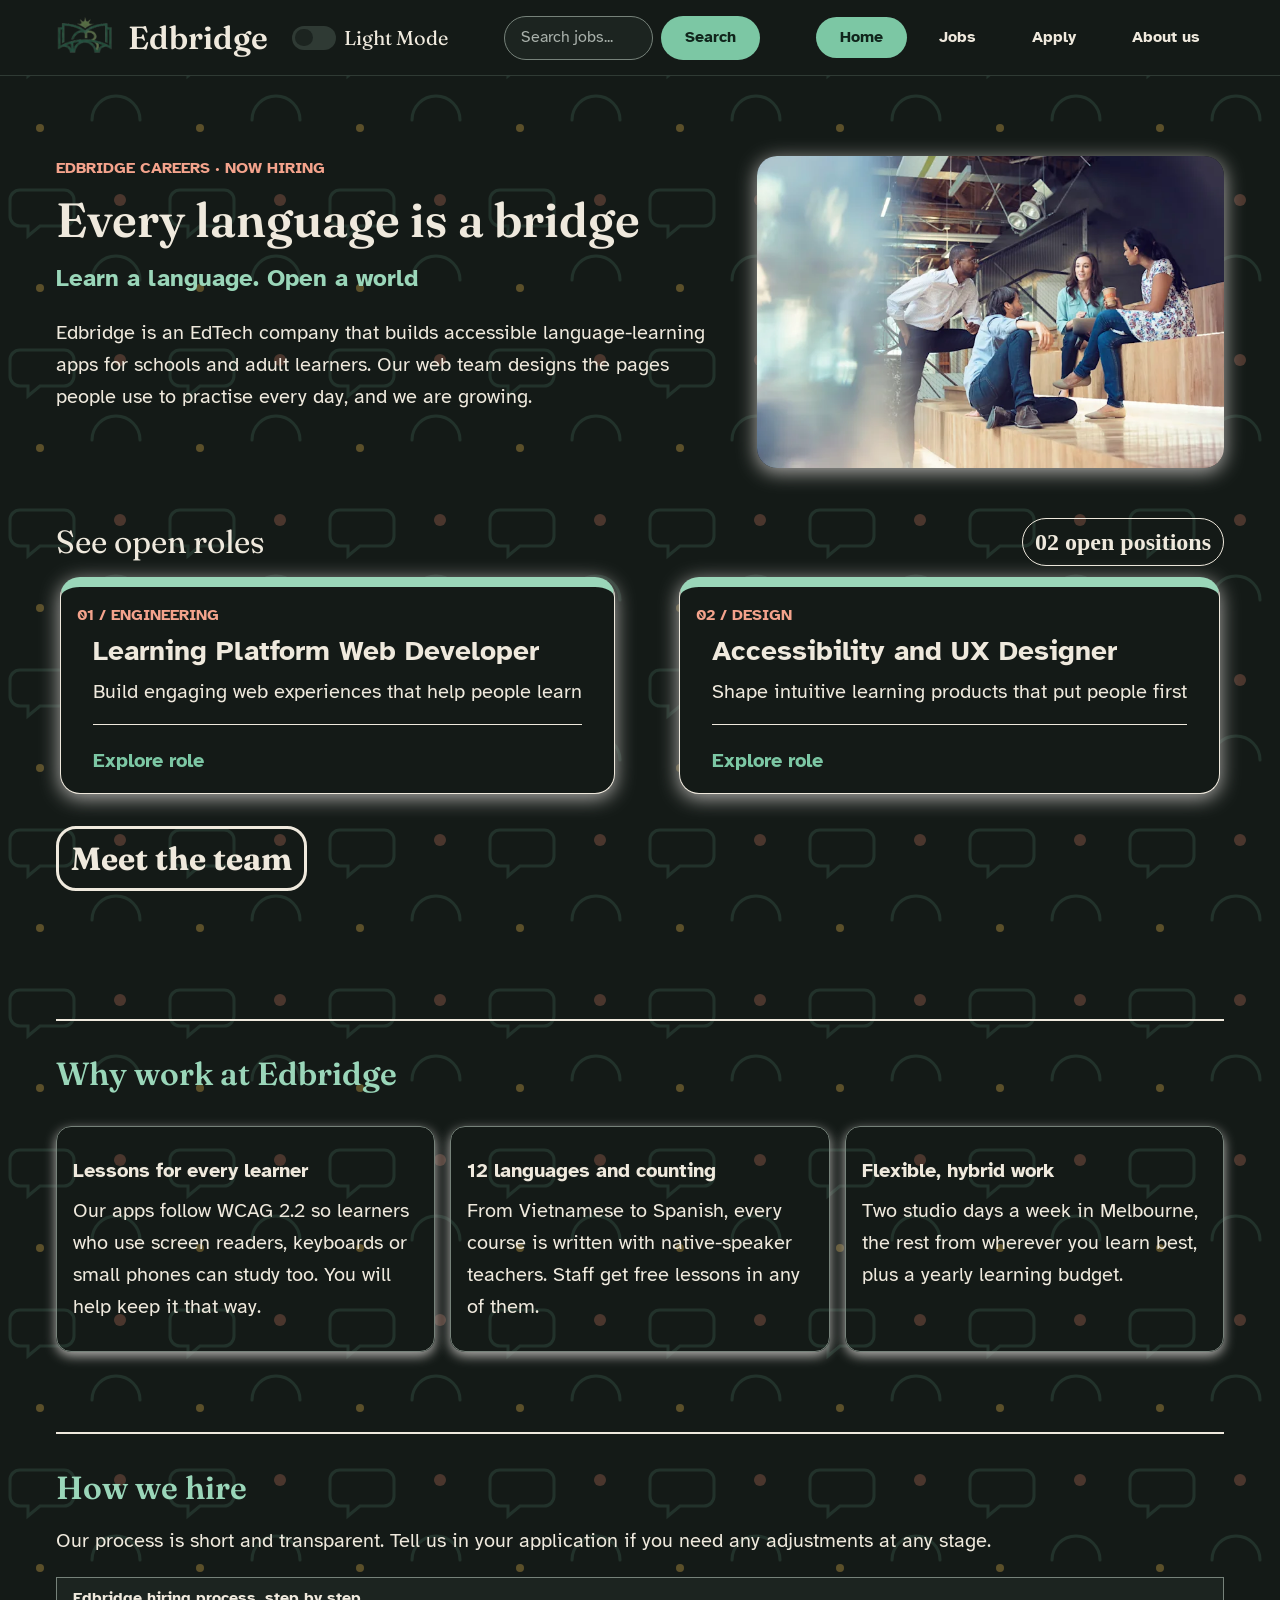
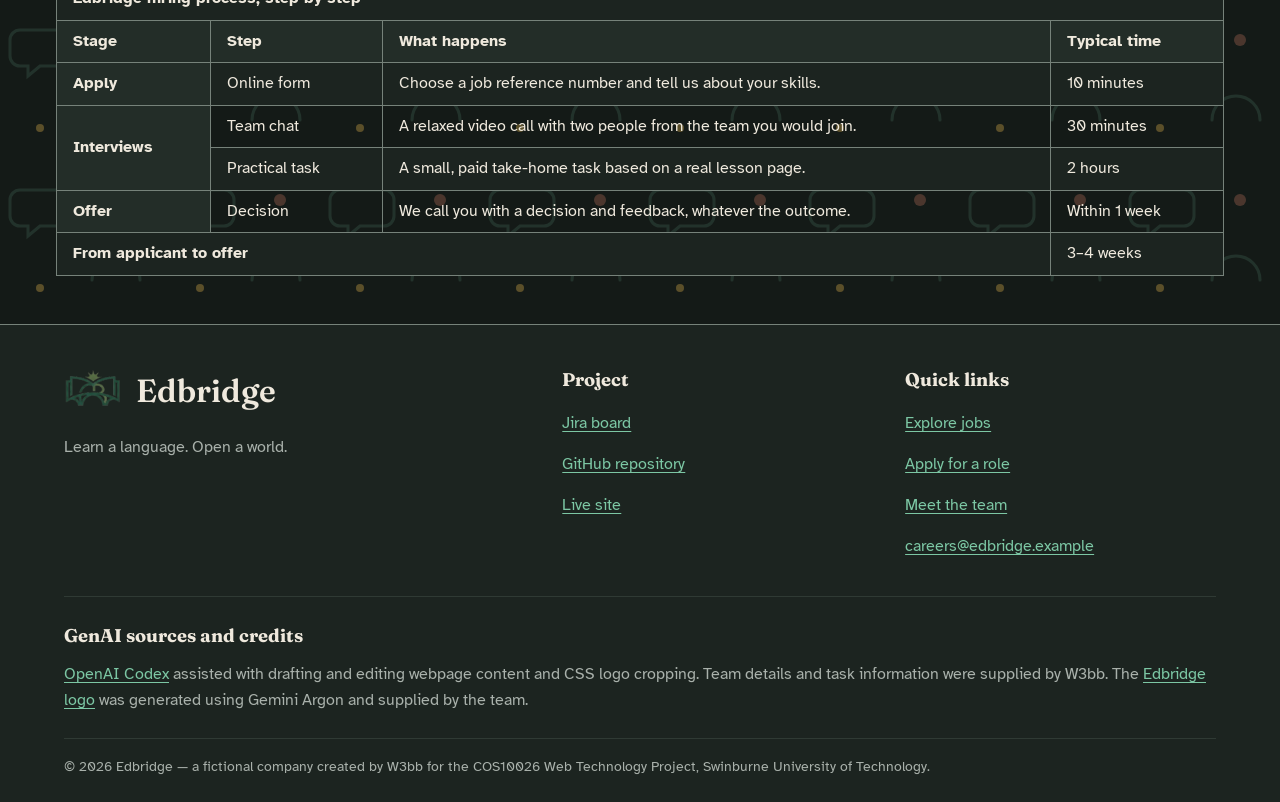
<file: index.html>
<!DOCTYPE html>
<html lang="en">
<head>
  <meta charset="utf-8">
  <meta name="viewport" content="width=device-width, initial-scale=1">
  <meta name="description" content="Edbridge careers: join the team building accessible language-learning apps for schools and adult learners.">
  <meta name="author" content="W3bb">
  <title>Edbridge</title>
  <link rel="preconnect" href="https://fonts.googleapis.com">
  <link rel="preconnect" href="https://fonts.gstatic.com" crossorigin>
  <link rel="stylesheet" href="https://fonts.googleapis.com/css2?family=Atkinson+Hyperlegible:wght@400;700&amp;family=Fraunces:opsz,wght@9..144,600&amp;display=swap">

  <link rel="stylesheet" href="styles/styles.css">

          <style>
          .a1_table_job_stage {
            width: 100%;
            border: 1px solid var(--line-strong);
            border-collapse: collapse;
          }

          .a1_table_job_stage caption {
            text-align: left;
            border: 1px solid var(--line-strong);
            border-bottom: none ;
            padding: 0.5rem 1rem ;
            background-color: var(--paper-raised);
          }

          .a1_table_job_stage th, .a1_table_job_stage td {
            border: 1px solid var(--line-strong);
            padding: 0.5rem 1rem;
          }

          .a1_table_job_stage th {
            text-align: left;
            background-color: var(--col-strong);
          }

          .a1_table_highlight {
            background-color: var(--paper-raised);
          }

          .a1_table_job_stage tr:hover td {
            background-color: var(--brand-tint);
          }

          .a1_table_job_stage tbody tr:last-child th, .a1_table_job_stage tbody tr:last-child td {
            background-color: var(--paper-raised);
          }
        </style>
</head>
<body>
  <header>
    <div class="container">
      <a href="index.html" class="Edbridge">
        <span class="brand-logo"><img src="img/logo.webp" alt="" width="1024" height="1024"></span>
        <span>Edbridge</span>
      </a>
      <label class="theme-switch">
        <input type="checkbox" id="theme-toggle">
        <span class="slider"></span>
          Light Mode
      </label>
      <form class="a1_search" action="jobs.html" method="get" role="search">
        <label for="a1_search_input">Search jobs</label>
        <div class="a1_search_row">
          <input type="search" id="a1_search_input" name="q" placeholder="Search jobs...">
          <button type="submit">Search</button>
        </div>
      </form>
      <nav aria-label="Main">
        <ul>
          <li><a href="index.html" aria-current="page">Home</a></li>
          <li><a href="jobs.html">Jobs</a></li>
          <li><a href="apply.html">Apply</a></li>
          <li><a href="about.html">About us</a></li>
        </ul>
      </nav>
    </div>
  </header>


  <main id="main">
    <section class="intro">
      <div class="container">
        <div class="hero_content">
          <img class="a1_cover_img" src="img/at_work.webp" alt="A team of people discussing together" width="720" height="481">
          <span class="a1_first_line">EDBRIDGE CAREERS &middot; NOW HIRING</span>
          <h1>Every language is a bridge</h1>
          <p class="a1_slogan">Learn a language. Open a world</p>
          <p>Edbridge is an EdTech company that builds accessible language-learning apps for schools and adult learners. Our web team designs the pages people use to practise every day, and we are growing.</p>
          <div class="roles_header">
            <p class="roles">See open roles</p>
            <p class="number_of_job">02 open positions</p>
          </div>
          <div class="a1_job_container">
              <div class="a1_fe_job">
                <span class="a1_type_job">01 / ENGINEERING</span>
                <p class="a1_name_job">Learning Platform Web Developer</p>
                <p class="a1_detail">Build engaging web experiences that help people learn</p>
                <a href="jobs.html" class="a1_explore">Explore role</a>
              </div>
              <div class="a1_ui_ux_job">
                <span class="a1_type_job">02 / DESIGN</span>
                <p class="a1_name_job">Accessibility and UX Designer</p>
                <p class="a1_detail">Shape intuitive learning products that put people first</p>
                <a href="jobs.html" class="a1_explore">Explore role</a>
              </div>
            </div>
            <a class="a1_meet_team" href="about.html">Meet the team</a>
        </div>
      </div>
    </section>
    
    <section class="why_work_here">
      <div class="container">
        <div class="a1_why">
          <h2>Why work at Edbridge</h2>
          <div class="a1_why_container">
            <div class="a1_box">
              <h3 >Lessons for every learner</h3>
              <p>Our apps follow WCAG 2.2 so learners who use screen readers, keyboards or small phones can study too. You will help keep it that way.</p>
            </div>
            <div class="a1_box">
              <h3 >12 languages and counting</h3>
              <p>From Vietnamese to Spanish, every course is written with native-speaker teachers. Staff get free lessons in any of them.</p>
            </div>
            <div class="a1_box">
              <h3 >Flexible, hybrid work</h3>
              <p>Two studio days a week in Melbourne, the rest from wherever you learn best, plus a yearly learning budget.</p>
            </div>
          </div>
        </div>
      </div>
    </section>

    <section class="a1_how">
      <div class="container">
        <h2>How we hire</h2>
        <p>Our process is short and transparent. Tell us in your application if you need any adjustments at any stage.</p>
        <div class="hiring-table-scroll" role="region" aria-label="Hiring process table" tabindex="0">
        <table class="a1_table_job_stage">
          <caption style="font-weight: bold;">Edbridge hiring process, step by step</caption>
          <thead>
            <tr>
              <th scope="col" >Stage</th>
              <th scope="col" >Step</th>
              <th scope="col" >What happens</th>
              <th scope="col" >Typical time</th>
            </tr>
          </thead>

          <tbody>
            <tr class="a1_table_highlight">
              <th scope="row" >Apply</th>
              <td>Online form</td>
              <td>Choose a job reference number and tell us about your skills.</td>
              <td>10 minutes</td>
            </tr>
            <tr >
              <th scope="row" rowspan="2" >Interviews</th>
              <td>Team chat</td>
              <td>A relaxed video call with two people from the team you would join.</td>
              <td>30 minutes</td>
            </tr>
            <tr class="a1_table_highlight">
              <td>Practical task</td>
              <td>A small, paid take-home task based on a real lesson page.</td>
              <td>2 hours</td>
            </tr>
            <tr >
              <th scope="row" >Offer</th>
              <td>Decision</td>
              <td>We call you with a decision and feedback, whatever the outcome.</td>
              <td>Within 1 week</td>
            </tr>
            <tr>
              <th class="a1_table_highlight" scope="row" colspan="3">From applicant to offer</th>
              <td>3–4 weeks</td>
            </tr>
          </tbody>
        </table>
        </div>

      </div>
    </section>
  </main>

  <footer class="site-footer">
    <div class="footer-inner">
      <div class="footer-columns">
        <div>
          <a href="index.html" class="Edbridge">
            <span class="brand-logo"><img src="img/logo.webp" alt="" width="1024" height="1024" loading="lazy"></span>
            <span>Edbridge</span>
          </a>
          <p class="footer-tagline">Learn a language. Open a world.</p>
        </div>

        <section aria-labelledby="project-links-heading">
          <h3 id="project-links-heading">Project</h3>
          <ul>
            <li><a href="https://soulknightprequel15.atlassian.net/jira/software/projects/CGW/boards/3?filter=&amp;groupBy=none">Jira board</a></li>
            <li><a href="https://github.com/nguyenquocan0606/cos10026_web">GitHub repository</a></li>
            <li><a href="https://nguyenquocan0606.github.io/cos10026_web/">Live site</a></li>
          </ul>
        </section>

        <section aria-labelledby="quick-links-heading">
          <h3 id="quick-links-heading">Quick links</h3>
          <ul>
            <li><a href="jobs.html">Explore jobs</a></li>
            <li><a href="apply.html">Apply for a role</a></li>
            <li><a href="about.html#members-heading">Meet the team</a></li>
            <li><a href="mailto:careers@edbridge.example">careers@edbridge.example</a> </li>
          </ul>
        </section>
      </div>

      <section aria-labelledby="credits-heading">
        <h3 id="credits-heading">GenAI sources and credits</h3>
        <p><a href="https://openai.com/codex/">OpenAI Codex</a> assisted with drafting and editing webpage content and CSS logo cropping. Team details and task information were supplied by W3bb. The <a href="img/logo.webp">Edbridge logo</a> was generated using Gemini Argon and supplied by the team.</p>
      </section>

      <p class="footer-copyright">&copy; 2026 Edbridge &mdash; a fictional company created by W3bb for the COS10026 Web Technology Project, Swinburne University of Technology.</p>
    </div>
  </footer>
</body>
</html>
</file>
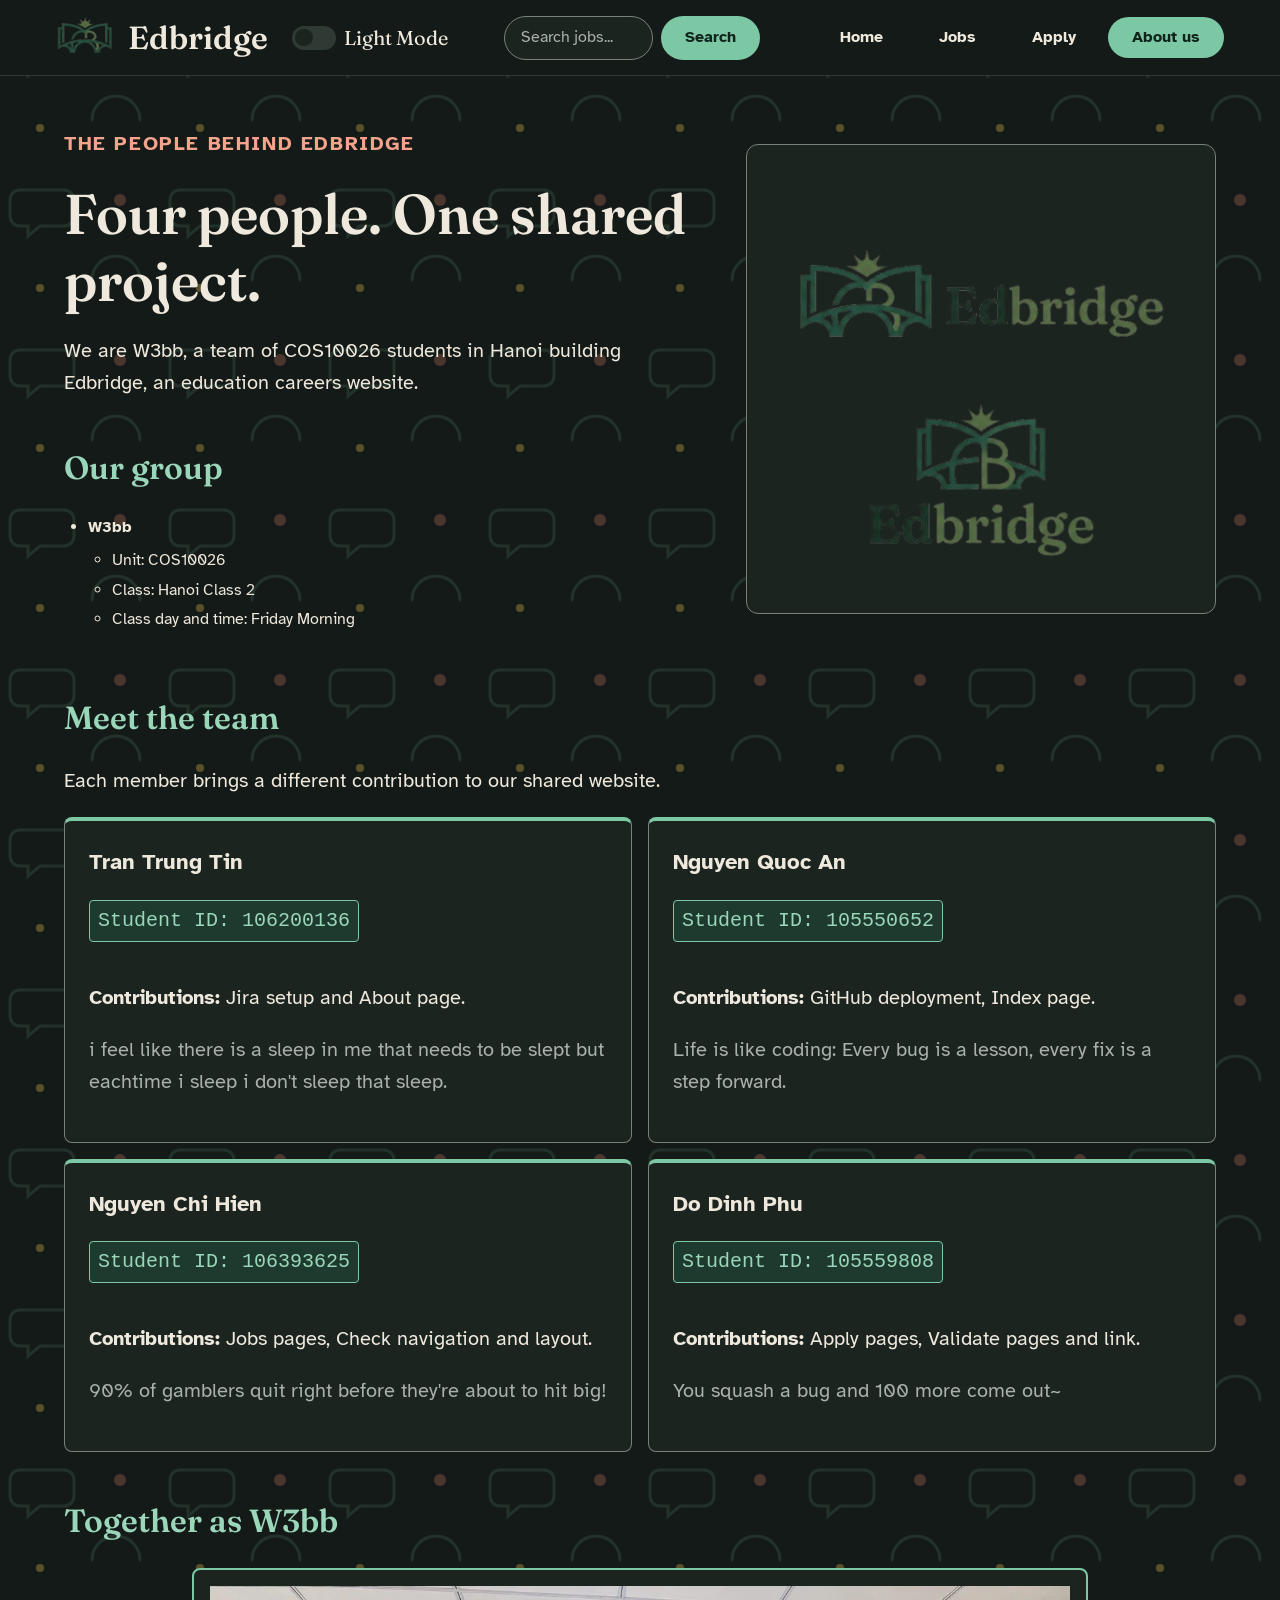
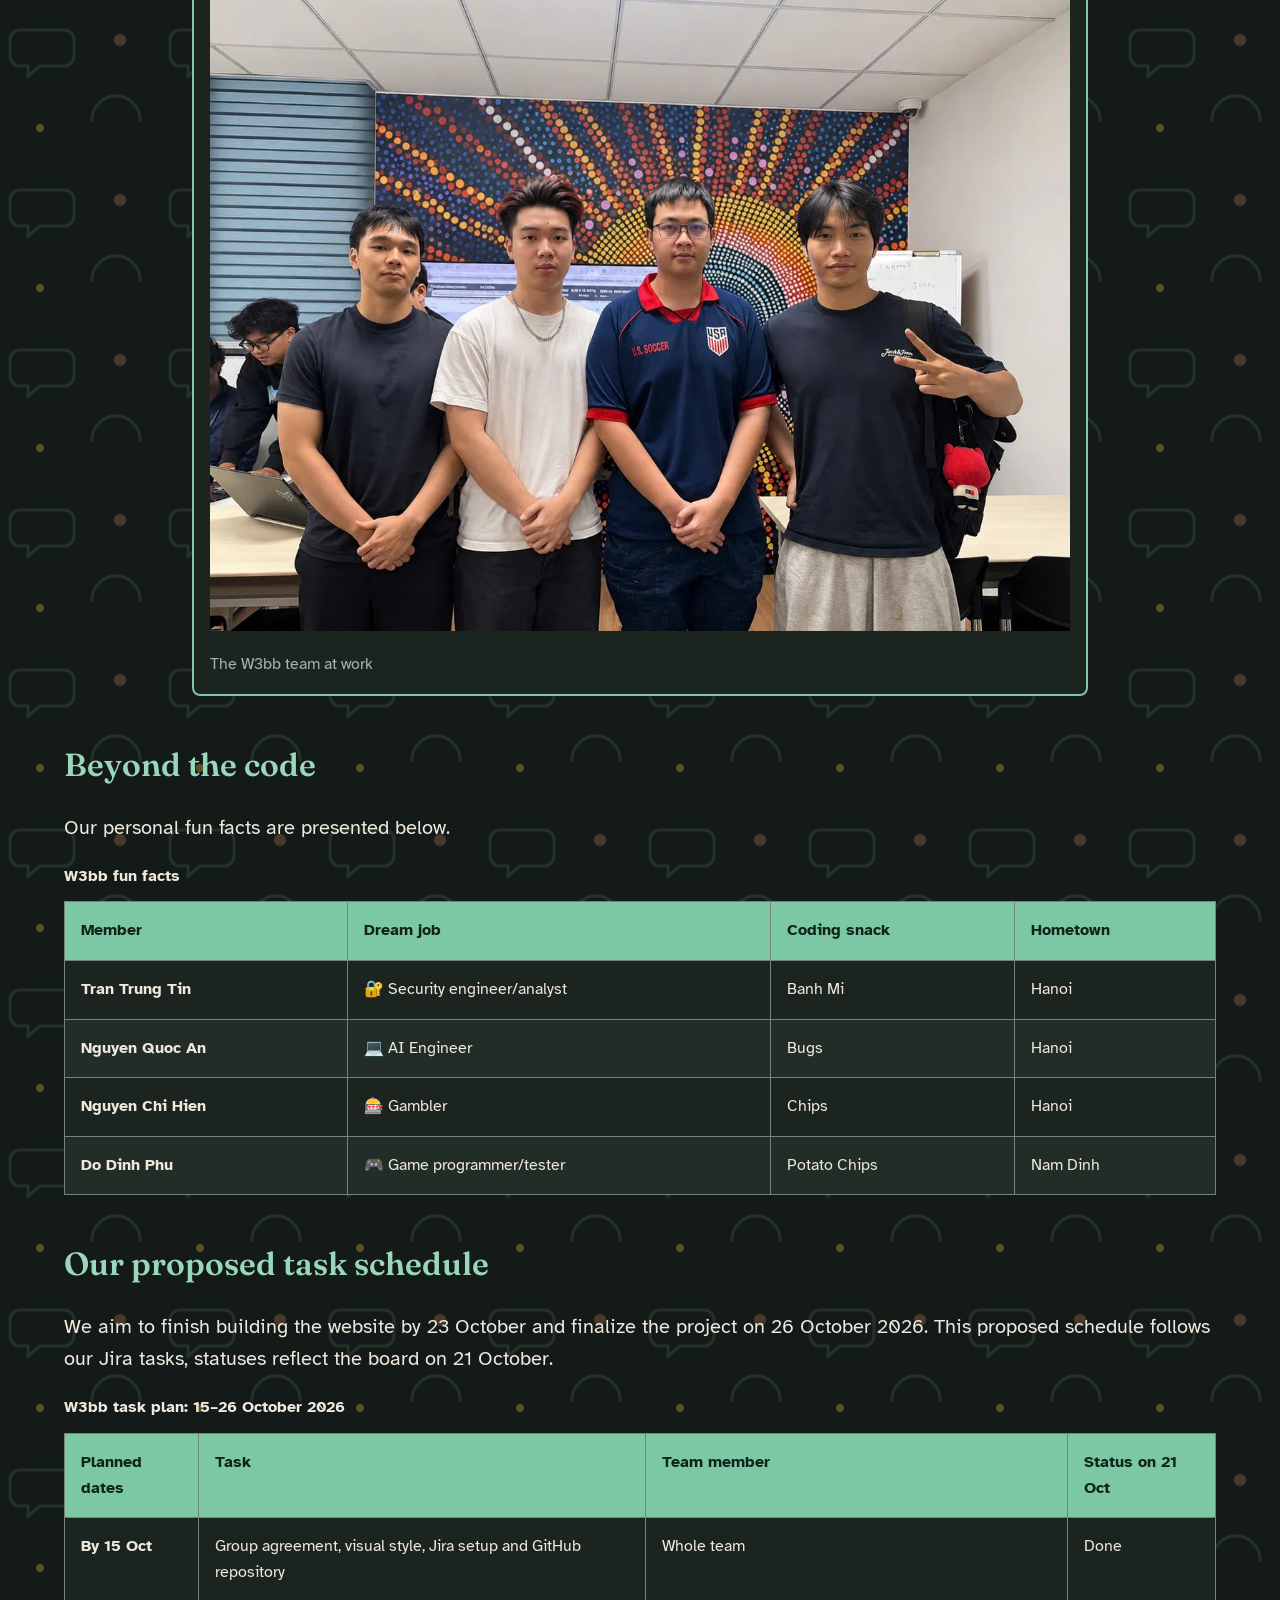
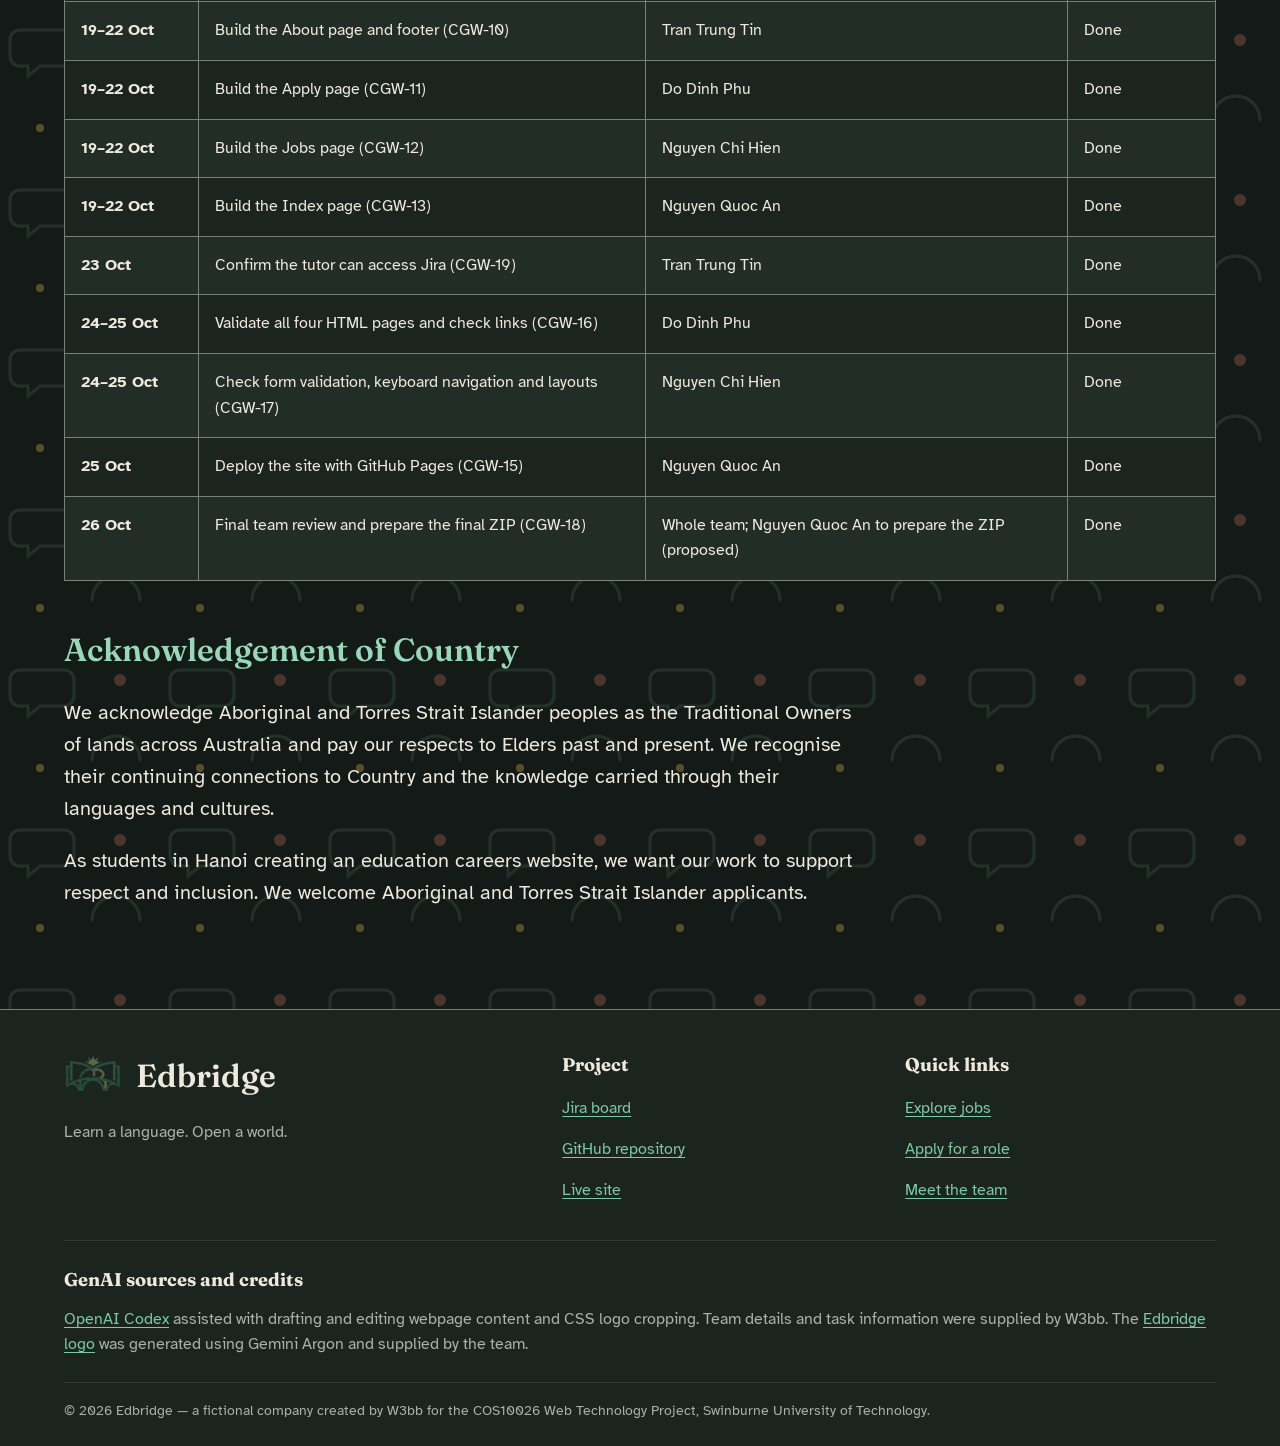
<file: about.html>
<!DOCTYPE html>
<html lang="en">
<head>
  <meta charset="utf-8">
  <meta name="viewport" content="width=device-width, initial-scale=1">
  <meta name="description" content="Meet W3bb, the four students behind the Edbridge education careers website.">
  <meta name="author" content="W3bb">
  <title>About W3bb | Edbridge</title>
  <!-- Shared fonts and external stylesheet. -->
  <link rel="preconnect" href="https://fonts.googleapis.com">
  <link rel="preconnect" href="https://fonts.gstatic.com" crossorigin>
  <link rel="stylesheet" href="https://fonts.googleapis.com/css2?family=Atkinson+Hyperlegible:wght@400;700&amp;family=Fraunces:opsz,wght@9..144,600&amp;display=swap">
  <link rel="stylesheet" href="styles/styles.css">
  <!-- Small embedded CSS example -->
  <style>
    .about-intro { max-width: 65ch; }
  </style>
</head>
    <body class="about-site">
  <header>
    <div class="container">
      <a href="index.html" class="Edbridge">
        <span class="brand-logo"><img src="img/logo.webp" alt="" width="1024" height="1024"></span>
        <span>Edbridge</span>
      </a>
      <label class="theme-switch">
        <input type="checkbox" id="theme-toggle">
        <span class="slider"></span>
          Light Mode
      </label>
      <form class="a1_search" action="jobs.html" method="get" role="search">
        <label for="a1_search_input">Search jobs</label>
        <div class="a1_search_row">
          <input type="search" id="a1_search_input" name="q" placeholder="Search jobs...">
          <button type="submit">Search</button>
        </div>
      </form>
      <nav aria-label="Main">
        <ul>
          <li><a href="index.html">Home</a></li>
          <li><a href="jobs.html">Jobs</a></li>
          <li><a href="apply.html">Apply</a></li>
          <li><a href="about.html" aria-current="page">About us</a></li>
        </ul>
      </nav>
    </div>
  </header>

  <main id="main-content" class="about-page" tabindex="-1">
    <div class="about-overview">
      <div class="about-overview-content">
        <div class="about-intro">
          <!-- Inline CSS example-->
          <p class="eyebrow" style="letter-spacing: 0.08em;">THE PEOPLE BEHIND EDBRIDGE</p>
          <h1>Four people. One shared project.</h1>
          <p>We are W3bb, a team of COS10026 students in Hanoi building Edbridge, an education careers website.</p>
        </div>

        <section aria-labelledby="group-heading">
          <h2 id="group-heading">Our group</h2>
          <!-- Nested list: the class belongs to the group. -->
          <ul class="group-details">
            <li><strong>W3bb</strong>
              <ul>
                <li>Unit: COS10026</li>
                <li>Class: Hanoi Class 2</li>
                <li>Class day and time: Friday Morning</li>
              </ul>
            </li>
          </ul>
        </section>
      </div>

      <div class="about-video">
        <video id="brand-intro" autoplay muted playsinline preload="metadata" poster="img/logo.webp" aria-label="Edbridge brand introduction">
          <source src="media/video.mp4" type="video/mp4" media="(prefers-reduced-motion: no-preference)">
          Your browser does not support embedded video.
          <a href="media/video.mp4">Download the video</a> to watch it.
        </video>
        <img class="brand-intro-still" src="img/logo.webp" alt="Edbridge brand introduction" width="1024" height="1024">
      </div>
    </div>

    <section aria-labelledby="members-heading">
      <h2 id="members-heading">Meet the team</h2>
      <p>Each member brings a different contribution to our shared website.</p>
      <!-- Each definition pairs a member with their contribution and personal details-->
      <dl class="member-list">
        <div class="member-card">
          <dt>Tran Trung Tin</dt>
          <dd>
            <p class="student-id">Student ID: 106200136</p>
            <p><strong>Contributions:</strong> Jira setup and About page.</p>
            <p class="quote-content">i feel like there is a sleep in me that needs to be slept but 
              eachtime i sleep i don't sleep that sleep.</p>
          </dd>
        </div>
        <div class="member-card">
          <dt>Nguyen Quoc An</dt>
          <dd>
            <p class="student-id">Student ID: 105550652</p>
            <p><strong>Contributions:</strong> GitHub deployment, Index page.</p>
            <p class="quote-content">Life is like coding: Every bug is a lesson, every fix is a step forward.</p>
          </dd>
        </div>
        <div class="member-card">
          <dt>Nguyen Chi Hien</dt>
          <dd>
            <p class="student-id">Student ID: 106393625</p>
            <p><strong>Contributions:</strong> Jobs pages, Check navigation and layout.</p>
            <p class="quote-content">90% of gamblers quit right before they're about to hit big!</p>
          </dd>
        </div>
        <div class="member-card">
          <dt>Do Dinh Phu</dt>
          <dd>
            <p class="student-id">Student ID: 105559808</p>
            <p><strong>Contributions:</strong> Apply pages, Validate pages and link.</p>
            <p class="quote-content">You squash a bug and 100 more come out~</p>
          </dd>
        </div>
      </dl>
    </section>

    <section aria-labelledby="photo-heading">
      <h2 id="photo-heading">Together as W3bb</h2>
        <figure class="group-photo">
          <img src="img/group_photo.webp" alt="The four members of W3bb" width="1200" height="900" loading="lazy">
          <figcaption>The W3bb team at work</figcaption>
        </figure>
    </section>

    <section aria-labelledby="facts-heading">
      <h2 id="facts-heading">Beyond the code</h2>
      <p id="facts-help">Our personal fun facts are presented below.</p>
      <div class="table-scroll" role="region" aria-labelledby="facts-heading" aria-describedby="facts-help" tabindex="0">
        <table class="fun-facts">
          <caption>W3bb fun facts</caption>
          <thead>
            <tr>
              <th scope="col">Member</th>
              <th scope="col">Dream job</th>
              <th scope="col">Coding snack</th>
              <th scope="col">Hometown</th>
            </tr>
          </thead>
          <tbody>
            <tr>
              <th scope="row">Tran Trung Tin</th>
              <td>🔐 Security engineer/analyst</td><td>Banh Mi</td><td>Hanoi</td>
            </tr>
            <tr>
              <th scope="row">Nguyen Quoc An</th>
              <td>💻 AI Engineer</td><td>Bugs</td><td>Hanoi</td>
            </tr>
            <tr>
              <th scope="row">Nguyen Chi Hien</th>
              <td>🎰 Gambler </td><td>Chips</td><td>Hanoi</td>
            </tr>
            <tr>
              <th scope="row">Do Dinh Phu</th>
              <td>🎮 Game programmer/tester</td><td>Potato Chips</td><td>Nam Dinh</td>
            </tr>
          </tbody>
        </table>
      </div>
    </section>

    <section aria-labelledby="schedule-heading">
      <h2 id="schedule-heading">Our proposed task schedule</h2>
      <p id="schedule-help">We aim to finish building the website by 23 October and finalize the project on 26 October 2026. This proposed schedule follows our Jira tasks, statuses reflect the board on 21 October. 
      </p>
      <div class="table-scroll" role="region" aria-labelledby="schedule-heading" aria-describedby="schedule-help" tabindex="0">
        <table class="task-schedule">
          <caption>W3bb task plan: 15–26 October 2026</caption>
          <thead>
            <tr>
              <th scope="col">Planned dates</th>
              <th scope="col">Task</th>
              <th scope="col">Team member</th>
              <th scope="col">Status on 21 Oct</th>
            </tr>
          </thead>
          <tbody>
            <tr>
              <th scope="row">By 15 Oct</th>
              <td>Group agreement, visual style, Jira setup and GitHub repository</td>
              <td>Whole team</td>
              <td>Done</td>
            </tr>
            <tr>
              <th scope="row">19–22 Oct</th>
              <td>Build the About page and footer (CGW-10)</td>
              <td>Tran Trung Tin</td>
              <td>Done</td>
            </tr>
            <tr>
              <th scope="row">19–22 Oct</th>
              <td>Build the Apply page (CGW-11)</td>
              <td>Do Dinh Phu</td>
              <td>Done</td>
            </tr>
            <tr>
              <th scope="row">19–22 Oct</th>
              <td>Build the Jobs page (CGW-12)</td>
              <td>Nguyen Chi Hien</td>
              <td>Done</td>
            </tr>
            <tr>
              <th scope="row">19–22 Oct</th>
              <td>Build the Index page (CGW-13)</td>
              <td>Nguyen Quoc An</td>
              <td>Done</td>
            </tr>
            <tr>
              <th scope="row"> 23 Oct</th>
              <td>Confirm the tutor can access Jira (CGW-19)</td>
              <td>Tran Trung Tin</td>
              <td>Done</td>
            </tr>
            <tr>
              <th scope="row">24–25 Oct</th>
              <td>Validate all four HTML pages and check links (CGW-16)</td>
              <td>Do Dinh Phu</td>
              <td>Done</td>
            </tr>
            <tr>
              <th scope="row">24–25 Oct</th>
              <td>Check form validation, keyboard navigation and layouts (CGW-17)</td>
              <td>Nguyen Chi Hien</td>
              <td>Done</td>
            </tr>
            <tr>
              <th scope="row">25 Oct</th>
              <td>Deploy the site with GitHub Pages (CGW-15)</td>
              <td>Nguyen Quoc An</td>
              <td>Done</td>
            </tr>
            <tr>
              <th scope="row">26 Oct</th>
              <td>Final team review and prepare the final ZIP (CGW-18)</td>
              <td>Whole team; Nguyen Quoc An to prepare the ZIP (proposed)</td>
              <td>Done</td>
            </tr>
          </tbody>
        </table>
      </div>
    </section>

    <section class="country-acknowledgement" aria-labelledby="country-heading">
      <h2 id="country-heading">Acknowledgement of Country</h2>
      <p>We acknowledge Aboriginal and Torres Strait Islander peoples as the Traditional Owners of lands across Australia and pay our respects to Elders past and present. We recognise their continuing connections to Country and the knowledge carried through their languages and cultures.</p>
      <p>As students in Hanoi creating an education careers website, we want our work to support respect and inclusion. We welcome Aboriginal and Torres Strait Islander applicants.</p>
    </section>
  </main>

  <footer class="site-footer">
    <div class="footer-inner">
      <div class="footer-columns">
        <div>
          <a href="index.html" class="Edbridge">
            <span class="brand-logo"><img src="img/logo.webp" alt="" width="1024" height="1024" loading="lazy"></span>
            <span>Edbridge</span>
          </a>
          <p class="footer-tagline">Learn a language. Open a world.</p>
        </div>

        <section aria-labelledby="project-links-heading">
          <h3 id="project-links-heading">Project</h3>
          <ul>
            <li><a href="https://soulknightprequel15.atlassian.net/jira/software/projects/CGW/boards/3?filter=&amp;groupBy=none">Jira board</a></li>
            <li><a href="https://github.com/nguyenquocan0606/cos10026_web">GitHub repository</a></li>
            <li><a href="https://nguyenquocan0606.github.io/cos10026_web/">Live site</a></li>
          </ul>
        </section>

        <section aria-labelledby="quick-links-heading">
          <h3 id="quick-links-heading">Quick links</h3>
          <ul>
            <li><a href="jobs.html">Explore jobs</a></li>
            <li><a href="apply.html">Apply for a role</a></li>
            <li><a href="about.html#members-heading">Meet the team</a></li>
          </ul>
        </section>
      </div>

      <section aria-labelledby="credits-heading">
        <h3 id="credits-heading">GenAI sources and credits</h3>
        <p><a href="https://openai.com/codex/">OpenAI Codex</a> assisted with drafting and editing webpage content and CSS logo cropping. Team details and task information were supplied by W3bb. The <a href="img/logo.webp">Edbridge logo</a> was generated using Gemini Argon and supplied by the team.</p>
      </section>

      <p class="footer-copyright">&copy; 2026 Edbridge &mdash; a fictional company created by W3bb for the COS10026 Web Technology Project, Swinburne University of Technology.</p>
    </div>
  </footer>
</body>
</html>
</file>
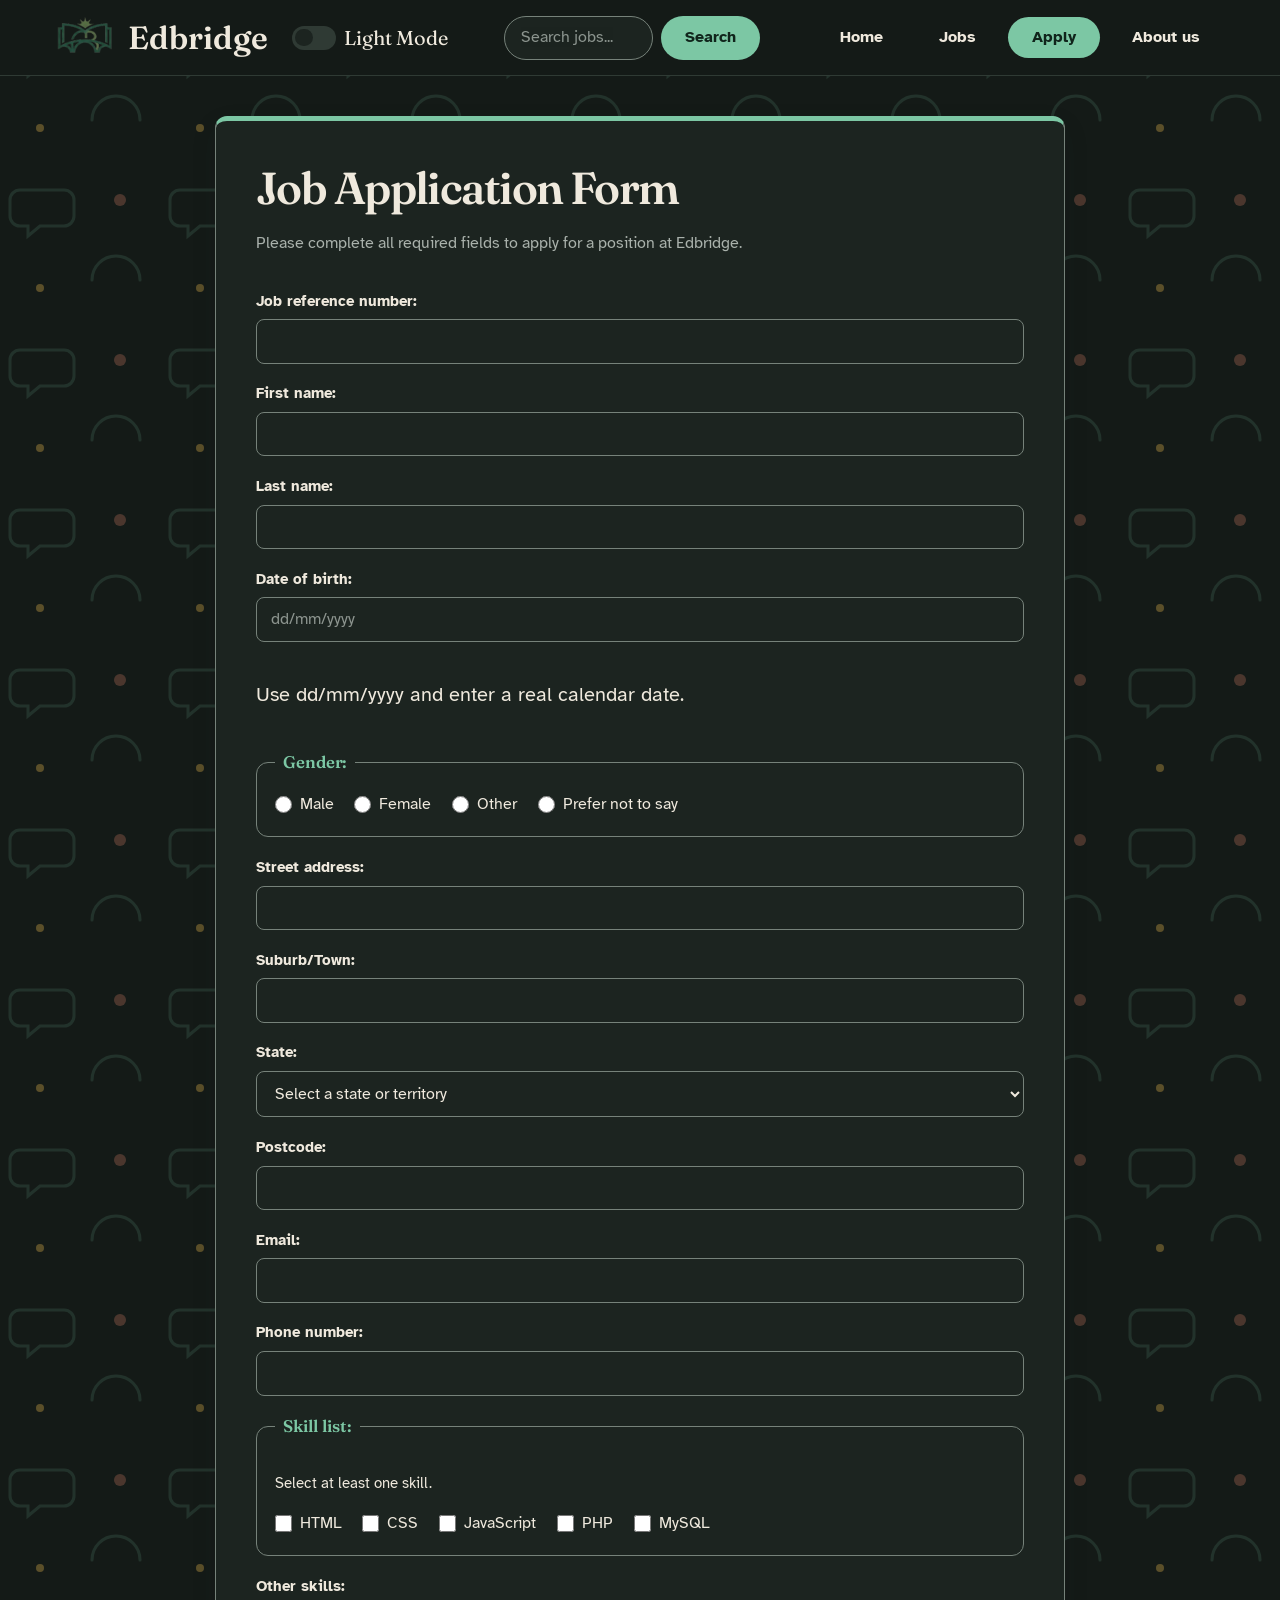
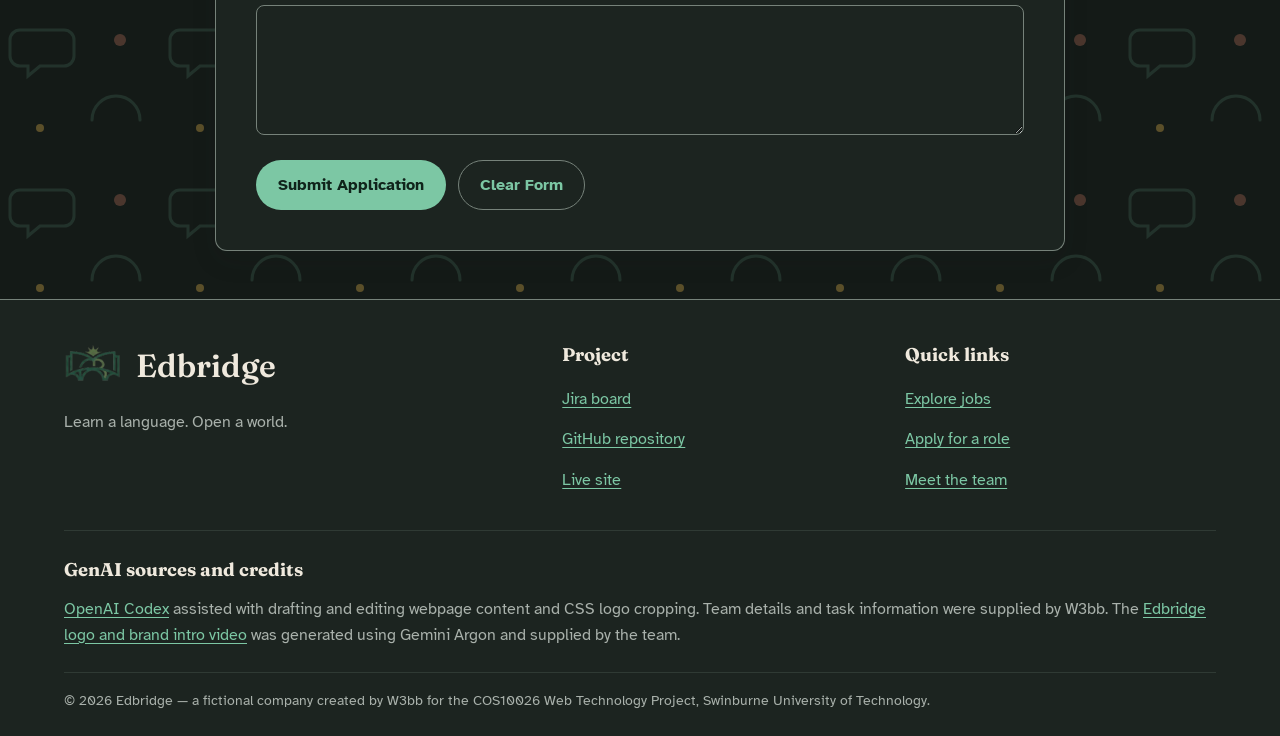
<file: apply.html>
<!DOCTYPE html>
<html lang="en">
<head>
  <meta charset="utf-8">
  <meta name="viewport" content="width=device-width, initial-scale=1">
  <meta name="description" content="Apply for a role at Edbridge. Tell us about your skills and experience using our job application form.">
  <meta name="author" content="Do Dinh Phu | W3bb">
  <title>Apply for a Job | Edbridge</title>
  <!-- Fonts -->
  <link rel="preconnect" href="https://fonts.googleapis.com">
  <link rel="preconnect" href="https://fonts.gstatic.com" crossorigin>
  <link rel="stylesheet" href="https://fonts.googleapis.com/css2?family=Atkinson+Hyperlegible:wght@400;700&amp;family=Fraunces:opsz,wght@9..144,600&amp;display=swap">

  <link rel="stylesheet" href="styles/styles.css">
  <!-- Small embedded CSS example for the application instructions. -->
  <style>
    .application-intro { max-width: 65ch; }
  </style>
</head>

<body class="apply-page">
  <header>
    <div class="container">
      <a href="index.html" class="Edbridge">
        <span class="brand-logo"><img src="img/logo.webp" alt="" width="1024" height="1024"></span>
        <span>Edbridge</span>
      </a>
      <label class="theme-switch">
        <input type="checkbox" id="theme-toggle">
        <span class="slider"></span>
          Light Mode
      </label>
      <form class="a1_search" action="jobs.html" method="get" role="search">
        <label for="a1_search_input">Search jobs</label>
        <div class="a1_search_row">
          <input type="search" id="a1_search_input" name="q" placeholder="Search jobs...">
          <button type="submit">Search</button>
        </div>
      </form>
      <nav aria-label="Main">
        <ul>
          <li><a href="index.html">Home</a></li>
          <li><a href="jobs.html">Jobs</a></li>
          <li><a href="apply.html" aria-current="page">Apply</a></li>
          <li><a href="about.html">About us</a></li>
        </ul>
      </nav>
    </div>
  </header>

  <!-- Main content -->
  <main>
    <h1>Job Application Form</h1>

    <p class="application-intro">Please complete all required fields to apply for a position at Edbridge.</p>

    <form id="application-form" action="https://mercury.swin.edu.au/it000000/formtest.php" method="post">

      <!-- Job reference number -->
      <div class="form-row">
        <label for="job_reference">Job reference number:</label>
        <input
          type="text"
          id="job_reference"
          name="job_reference"
          pattern="[A-Za-z0-9]{5}"
          minlength="5"
          maxlength="5"
          title="Enter exactly 5 alphanumeric characters."
          required>
      </div>

      <!-- First name -->
      <div class="form-row">
        <label for="first_name">First name:</label>
        <input
          type="text"
          id="first_name"
          name="first_name"
          pattern="[A-Za-z]{1,20}"
          maxlength="20"
          title="Enter 1 to 20 letters without spaces."
          autocomplete="given-name"
          required>
      </div>

      <!-- Last name -->
      <div class="form-row">
        <label for="last_name">Last name:</label>
        <input
          type="text"
          id="last_name"
          name="last_name"
          pattern="[A-Za-z]{1,20}"
          maxlength="20"
          title="Enter 1 to 20 letters without spaces."
          autocomplete="family-name"
          required>
      </div>

      <!-- Native pattern checks day/month lengths andleap years. -->
      <div class="form-row">
        <label for="date_of_birth">Date of birth:</label>
        <input
          type="text"
          id="date_of_birth"
          name="date_of_birth"
          placeholder="dd/mm/yyyy"
          maxlength="10"
          aria-describedby="dob-hint"
          pattern="(?!.*/0000$)(?:(?:0[1-9]|1[0-9]|2[0-8])/(?:0[1-9]|1[0-2])/[0-9]{4}|(?:29|30)/(?:0[13-9]|1[0-2])/[0-9]{4}|31/(?:0[13578]|1[02])/[0-9]{4}|29/02/(?:[0-9]{2}(?:0[48]|[2468][048]|[13579][26])|(?:[02468][048]|[13579][26])00))"
          title="Enter a real calendar date in dd/mm/yyyy format."
          autocomplete="bday"
          required>
      </div>

      <p id="dob-hint">Use dd/mm/yyyy and enter a real calendar date.</p>

      <!-- Gender -->
      <fieldset class="form-row">
        <legend>Gender:</legend>

        <div class="choice-group">
          <label for="gender_male">
            <input type="radio" id="gender_male" name="gender" value="Male" required>
            Male
          </label>

          <label for="gender_female">
            <input type="radio" id="gender_female" name="gender" value="Female">
            Female
          </label>

          <label for="gender_other">
            <input type="radio" id="gender_other" name="gender" value="Other">
            Other
          </label>

          <label for="gender_prefer_not">
            <input type="radio" id="gender_prefer_not" name="gender" value="Prefer not to say">
            Prefer not to say
          </label>
        </div>
      </fieldset>

      <!-- Street address -->
      <div class="form-row">
        <label for="street_address">Street address:</label>
        <input
          type="text"
          id="street_address"
          name="street_address"
          maxlength="40"
          autocomplete="street-address"
          required>
      </div>

      <!-- Suburb or town -->
      <div class="form-row">
        <label for="suburb">Suburb/Town:</label>
        <input
          type="text"
          id="suburb"
          name="suburb"
          maxlength="40"
          autocomplete="address-level2"
          required>
      </div>

      <!-- State -->
      <div class="form-row">
        <label for="state">State:</label>
        <select id="state" name="state" autocomplete="address-level1" required>
          <option value="">Select a state or territory</option>
          <option value="VIC">VIC</option>
          <option value="NSW">NSW</option>
          <option value="QLD">QLD</option>
          <option value="NT">NT</option>
          <option value="WA">WA</option>
          <option value="SA">SA</option>
          <option value="TAS">TAS</option>
          <option value="ACT">ACT</option>
        </select>
      </div>

      <!-- Postcode -->
      <div class="form-row">
        <label for="postcode">Postcode:</label>
        <input
          type="text"
          id="postcode"
          name="postcode"
          inputmode="numeric"
          pattern="[0-9]{4}"
          maxlength="4"
          title="Enter exactly 4 digits."
          autocomplete="postal-code"
          required>
      </div>

      <!-- Email -->
      <div class="form-row">
        <label for="email">Email:</label>
        <input
          type="email"
          id="email"
          name="email"
          autocomplete="email"
          required>
      </div>

      <!-- Phone number -->
      <div class="form-row">
        <label for="phone">Phone number:</label>
        <input
          type="tel"
          id="phone"
          name="phone"
          inputmode="numeric"
          pattern="[0-9]{8,12}"
          minlength="8"
          maxlength="12"
          title="Enter 8 to 12 digits without spaces."
          autocomplete="tel"
          required>
      </div>

      <!-- Skill list -->
      <fieldset class="form-row" id="skills" aria-describedby="skills-hint">
        <legend>Skill list:</legend>

        <p id="skills-hint" style="font-size: 0.95rem;">Select at least one skill.</p>

        <div class="choice-group">
          <label for="skill_html">
            <input type="checkbox" id="skill_html" name="skills[]" value="HTML">
            HTML
          </label>

          <label for="skill_css">
            <input type="checkbox" id="skill_css" name="skills[]" value="CSS">
            CSS
          </label>

          <label for="skill_javascript">
            <input type="checkbox" id="skill_javascript" name="skills[]" value="JavaScript">
            JavaScript
          </label>

          <label for="skill_php">
            <input type="checkbox" id="skill_php" name="skills[]" value="PHP">
            PHP
          </label>

          <label for="skill_mysql">
            <input type="checkbox" id="skill_mysql" name="skills[]" value="MySQL">
            MySQL
          </label>
        </div>
      </fieldset>

      <!-- Other skills -->
      <div class="form-row">
        <label for="other_skills">Other skills:</label>
        <textarea
          id="other_skills"
          name="other_skills"
          rows="5"
          cols="40"></textarea>
      </div>

      <!-- Form buttons -->
      <div class="form-actions">
        <button type="submit">Submit Application</button>
        <button type="reset">Clear Form</button>
      </div>

    </form>
  </main>

    <footer class="site-footer">
    <div class="footer-inner">
      <div class="footer-columns">
        <div>
          <a href="index.html" class="Edbridge">
            <span class="brand-logo"><img src="img/logo.webp" alt="" width="1024" height="1024" loading="lazy"></span>
            <span>Edbridge</span>
          </a>
          <p class="footer-tagline">Learn a language. Open a world.</p>
        </div>

        <section aria-labelledby="project-links-heading">
          <h3 id="project-links-heading">Project</h3>
          <ul>
            <li><a href="https://soulknightprequel15.atlassian.net/jira/software/projects/CGW/boards/3?filter=&amp;groupBy=none">Jira board</a></li>
            <li><a href="https://github.com/nguyenquocan0606/cos10026_web">GitHub repository</a></li>
            <li><a href="https://nguyenquocan0606.github.io/cos10026_web/">Live site</a></li>
          </ul>
        </section>

        <section aria-labelledby="quick-links-heading">
          <h3 id="quick-links-heading">Quick links</h3>
          <ul>
            <li><a href="jobs.html">Explore jobs</a></li>
            <li><a href="apply.html">Apply for a role</a></li>
            <li><a href="about.html#members-heading">Meet the team</a></li>
          </ul>
        </section>
      </div>

      <section aria-labelledby="credits-heading">
        <h3 id="credits-heading">GenAI sources and credits</h3>
        <p><a href="https://openai.com/codex/">OpenAI Codex</a> assisted with drafting and editing webpage content and CSS logo cropping. Team details and task information were supplied by W3bb. The <a href="img/logo.webp">Edbridge logo and brand intro video</a> was generated using Gemini Argon and supplied by the team.</p>
      </section>

      <p class="footer-copyright">&copy; 2026 Edbridge &mdash; a fictional company created by W3bb for the COS10026 Web Technology Project, Swinburne University of Technology.</p>
    </div>
  </footer>
</body>
</html>
</file>
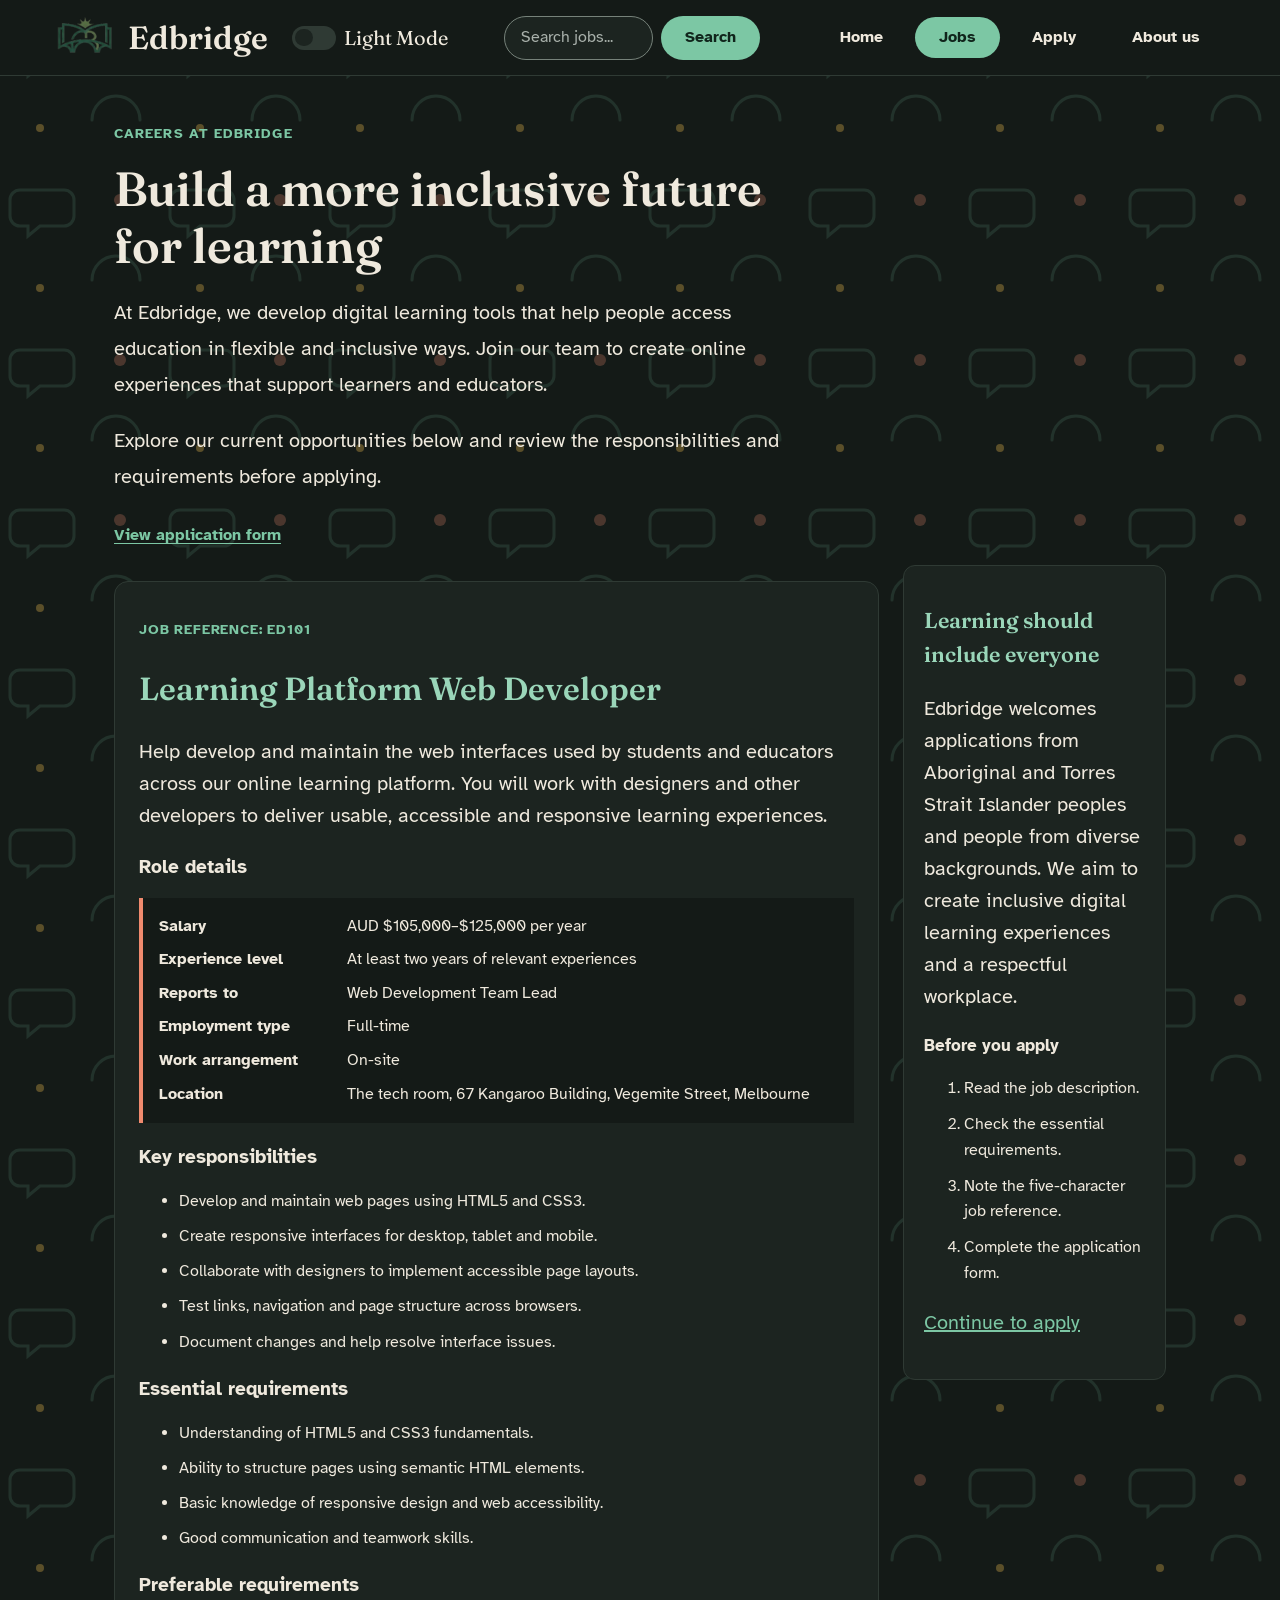
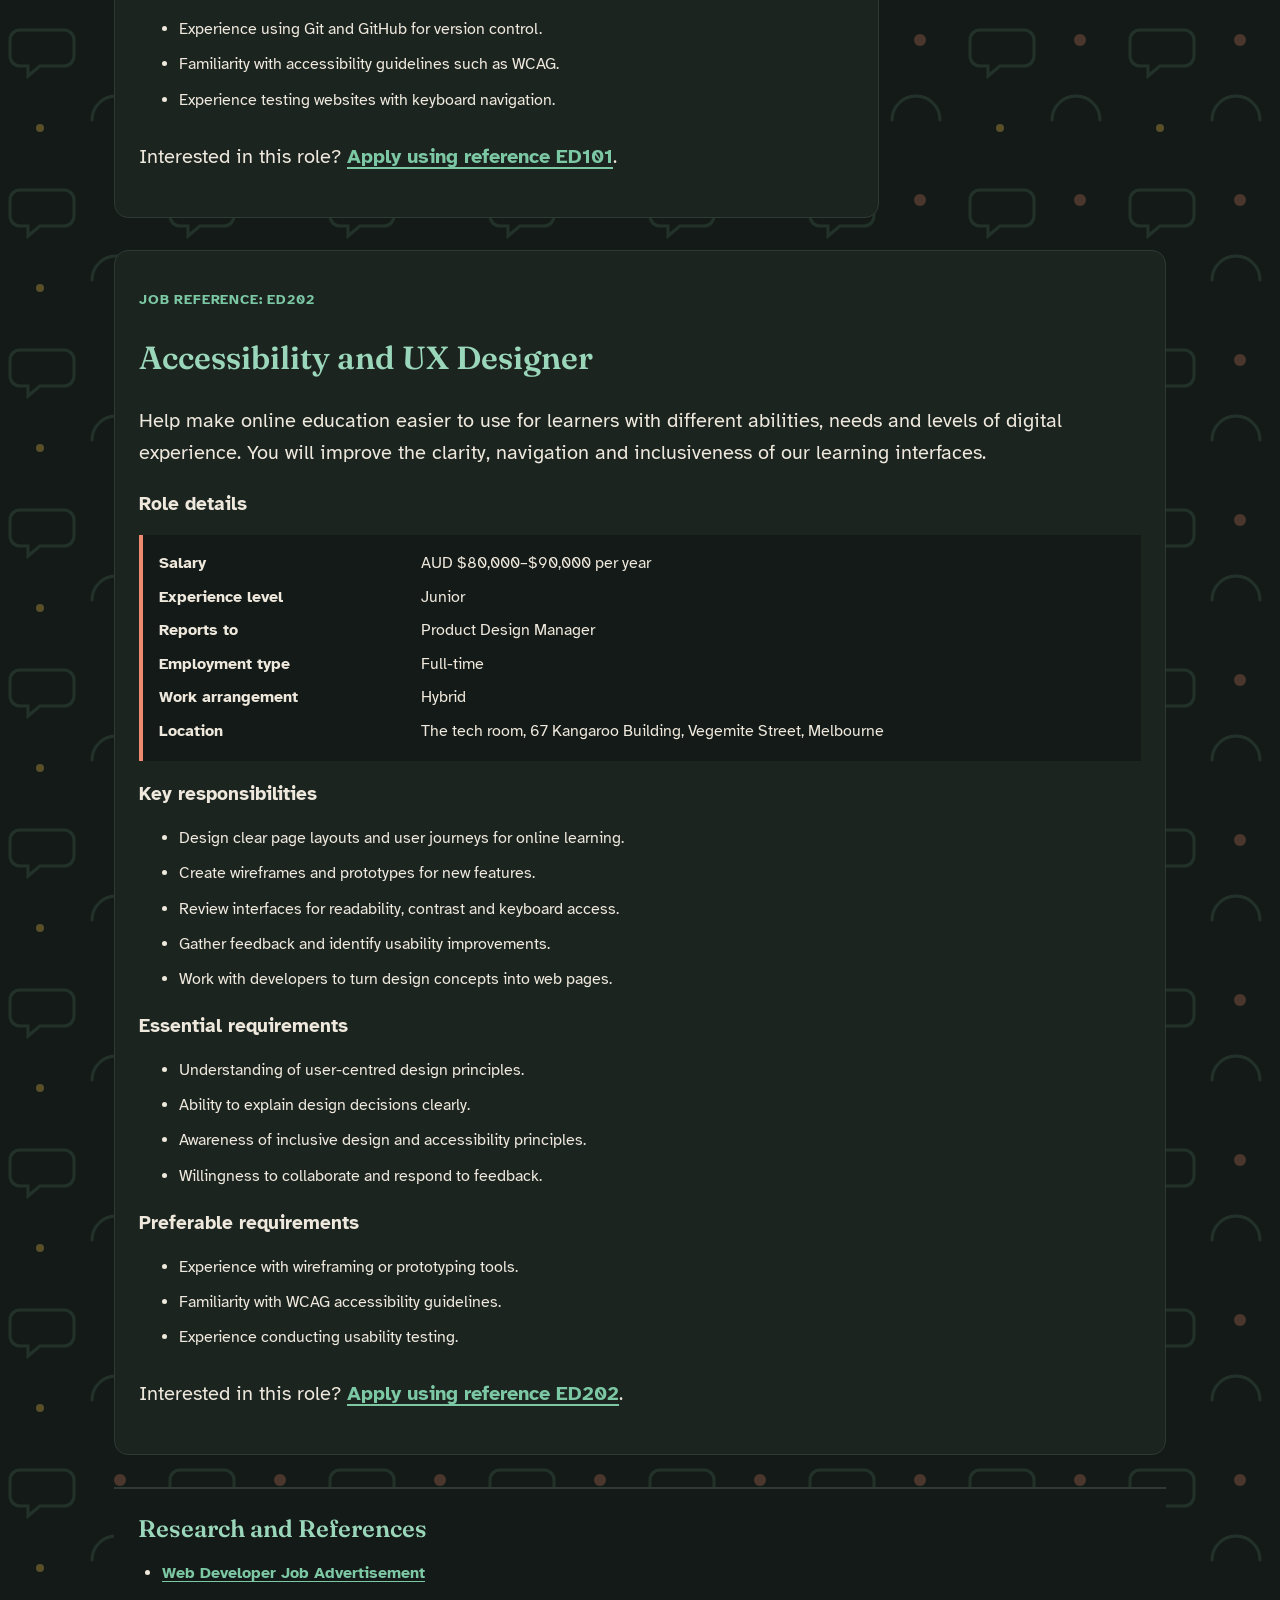
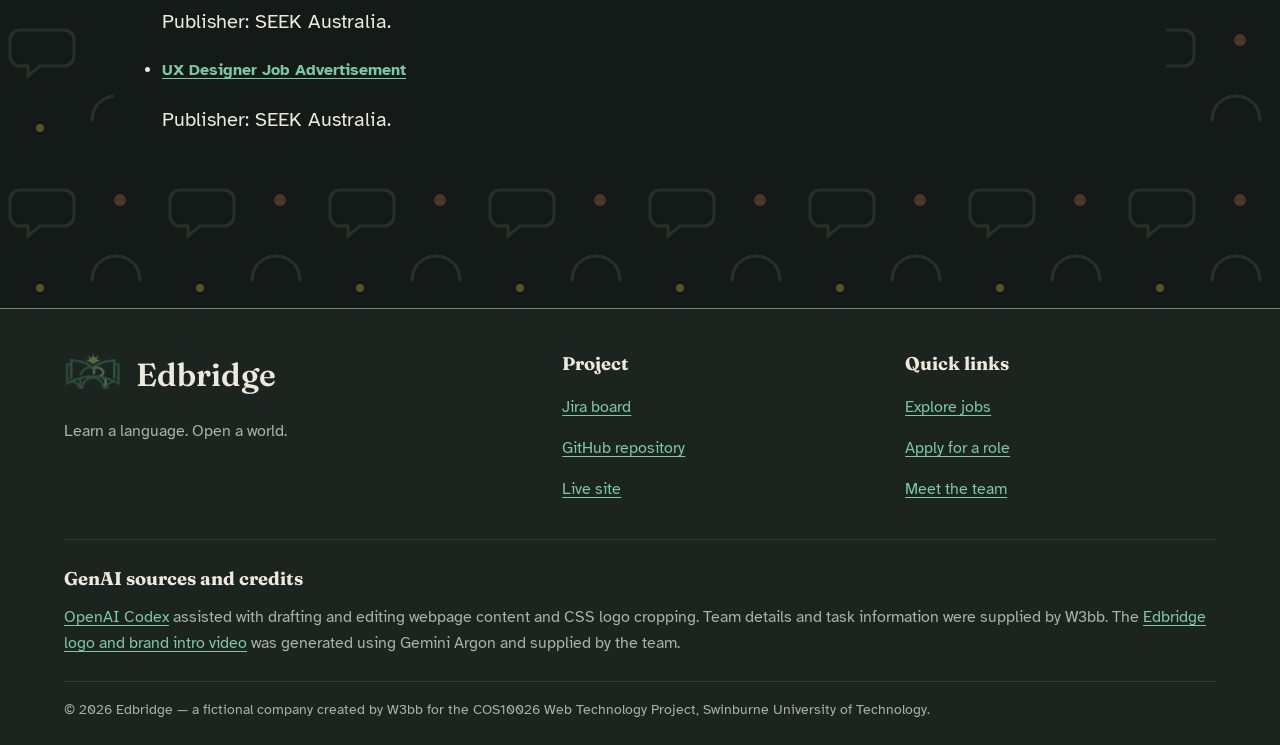
<file: jobs.html>
<!DOCTYPE html>
<html lang="en">
<head>
  <meta charset="utf-8">
  <meta name="viewport" content="width=device-width, initial-scale=1">

  <meta name="description"
        content="Explore careers at Edbridge in accessible digital learning and educational technology.">
  <meta name="author" content="Edbridge Web Project Team">

  <title>Careers at Edbridge | Job Opportunities</title>

  <!-- Shared fonts used by the team website -->
  <link rel="preconnect" href="https://fonts.googleapis.com">
  <link rel="preconnect" href="https://fonts.gstatic.com" crossorigin>
  <link rel="stylesheet"
        href="https://fonts.googleapis.com/css2?family=Atkinson+Hyperlegible:wght@400;700&family=Fraunces:opsz,wght@9..144,600&display=swap">

  <!-- Shared external stylesheet -->
  <link rel="stylesheet" href="styles/styles.css">

  <style>
    .jobs-intro {
      max-width: 68ch;
    }
  </style>
</head>

<body>
  <header>
    <div class="container">
      <a href="index.html" class="Edbridge">
        <span class="brand-logo"><img src="img/logo.webp" alt="" width="1024" height="1024"></span>
        <span>Edbridge</span>
      </a>
      <label class="theme-switch">
        <input type="checkbox" id="theme-toggle">
        <span class="slider"></span>
          Light Mode
      </label>
      <form class="a1_search" action="jobs.html" method="get" role="search">
        <label for="a1_search_input">Search jobs</label>
        <div class="a1_search_row">
          <input type="search" id="a1_search_input" name="q" placeholder="Search jobs...">
          <button type="submit">Search</button>
        </div>
      </form>
      <nav aria-label="Main">
        <ul>
          <li><a href="index.html">Home</a></li>
          <li><a href="jobs.html" aria-current="page">Jobs</a></li>
          <li><a href="apply.html">Apply</a></li>
          <li><a href="about.html">About us</a></li>
        </ul>
      </nav>
    </div>
  </header>

  <!-- I used ChatGPT to brainstorm ideas for my webpage content and make it more realistic and relevant. -->
  <main class="jobs-page">
    <section class="jobs-intro" aria-labelledby="jobs-heading">
      <p class="jobs-eyebrow" style="font-weight: 700;">
        CAREERS AT EDBRIDGE
      </p>

      <h1 id="jobs-heading">Build a more inclusive future for learning</h1>

      <p>
        At Edbridge, we develop digital learning tools that help people
        access education in flexible and inclusive ways. Join our team
        to create online experiences that support learners and educators.
      </p>

      <p>
        Explore our current opportunities below and review the
        responsibilities and requirements before applying.
      </p>

      <a class="jobs-apply-link" href="apply.html">
        View application form
      </a>
    </section>

    <aside class="jobs-aside" aria-labelledby="inclusive-workplace">
      <h2 id="inclusive-workplace">Learning should include everyone</h2>

      <p>
        Edbridge welcomes applications from Aboriginal and Torres Strait
        Islander peoples and people from diverse backgrounds. We aim to
        create inclusive digital learning experiences and a respectful
        workplace.
      </p>

      <h3>Before you apply</h3>
      <ol>
        <li>Read the job description.</li>
        <li>Check the essential requirements.</li>
        <li>Note the five-character job reference.</li>
        <li>Complete the application form.</li>
      </ol>

      <p>
        <a href="apply.html">Continue to apply</a>
      </p>
    </aside>

    <section class="job-listing" aria-labelledby="developer-title">
      <p class="job-reference">JOB REFERENCE: ED101</p>

      <h2 id="developer-title">Learning Platform Web Developer</h2>

      <p>
        Help develop and maintain the web interfaces used by students
        and educators across our online learning platform. You will work
        with designers and other developers to deliver usable,
        accessible and responsive learning experiences.
      </p>

      <section aria-labelledby="developer-details">
        <h3 id="developer-details">Role details</h3>
        <dl class="job-details">
          <dt>Salary</dt>
          <dd>AUD $105,000–$125,000 per year</dd>

          <dt>Experience level</dt>
          <dd>At least two years of relevant experiences</dd>

          <dt>Reports to</dt>
          <dd>Web Development Team Lead</dd>

          <dt>Employment type</dt>
          <dd>Full-time</dd>

          <dt>Work arrangement</dt>
          <dd>On-site</dd>

          <dt>Location</dt>
          <dd>The tech room, 67 Kangaroo Building, Vegemite Street, Melbourne</dd>
        </dl>
      </section>

      <section aria-labelledby="developer-duties">
        <h3 id="developer-duties">Key responsibilities</h3>
        <ul>
          <li>Develop and maintain web pages using HTML5 and CSS3.</li>
          <li>Create responsive interfaces for desktop, tablet and mobile.</li>
          <li>Collaborate with designers to implement accessible page layouts.</li>
          <li>Test links, navigation and page structure across browsers.</li>
          <li>Document changes and help resolve interface issues.</li>
        </ul>
      </section>

      <section aria-labelledby="developer-essential">
        <h3 id="developer-essential">Essential requirements</h3>
        <ul>
          <li>Understanding of HTML5 and CSS3 fundamentals.</li>
          <li>Ability to structure pages using semantic HTML elements.</li>
          <li>Basic knowledge of responsive design and web accessibility.</li>
          <li>Good communication and teamwork skills.</li>
        </ul>
      </section>

      <section aria-labelledby="developer-preferred">
        <h3 id="developer-preferred">Preferable requirements</h3>
        <ul>
          <li>Experience using Git and GitHub for version control.</li>
          <li>Familiarity with accessibility guidelines such as WCAG.</li>
          <li>Experience testing websites with keyboard navigation.</li>
        </ul>
      </section>

      <p class="job-action">
        Interested in this role?
        <a href="apply.html">Apply using reference ED101</a>.
      </p>
    </section>

    <section class="job-listing" aria-labelledby="designer-title">
      <p class="job-reference">JOB REFERENCE: ED202</p>

      <h2 id="designer-title">Accessibility and UX Designer</h2>

      <p>
        Help make online education easier to use for learners with
        different abilities, needs and levels of digital experience.
        You will improve the clarity, navigation and inclusiveness
        of our learning interfaces.
      </p>

      <section aria-labelledby="designer-details">
        <h3 id="designer-details">Role details</h3>
        <dl class="job-details">
          <dt>Salary</dt>
          <dd>AUD $80,000–$90,000 per year</dd>

          <dt>Experience level</dt>
          <dd>Junior</dd>

          <dt>Reports to</dt>
          <dd>Product Design Manager</dd>

          <dt>Employment type</dt>
          <dd>Full-time</dd>

          <dt>Work arrangement</dt>
          <dd>Hybrid</dd>

          <dt>Location</dt>
          <dd>The tech room, 67 Kangaroo Building, Vegemite Street, Melbourne</dd>
        </dl>
      </section>

      <section aria-labelledby="designer-duties">
        <h3 id="designer-duties">Key responsibilities</h3>
        <ul>
          <li>Design clear page layouts and user journeys for online learning.</li>
          <li>Create wireframes and prototypes for new features.</li>
          <li>Review interfaces for readability, contrast and keyboard access.</li>
          <li>Gather feedback and identify usability improvements.</li>
          <li>Work with developers to turn design concepts into web pages.</li>
        </ul>
      </section>

      <section aria-labelledby="designer-essential">
        <h3 id="designer-essential">Essential requirements</h3>
        <ul>
          <li>Understanding of user-centred design principles.</li>
          <li>Ability to explain design decisions clearly.</li>
          <li>Awareness of inclusive design and accessibility principles.</li>
          <li>Willingness to collaborate and respond to feedback.</li>
        </ul>
      </section>

      <section aria-labelledby="designer-preferred">
        <h3 id="designer-preferred">Preferable requirements</h3>
        <ul>
          <li>Experience with wireframing or prototyping tools.</li>
          <li>Familiarity with WCAG accessibility guidelines.</li>
          <li>Experience conducting usability testing.</li>
        </ul>
      </section>

      <p class="job-action">
        Interested in this role?
        <a href="apply.html">Apply using reference ED202</a>.
      </p>
    </section>

    <section class="job-sources" aria-labelledby="sources-heading">
      <h2 id="sources-heading">Research and References</h2>

      <ul>
          <li>
              <a href="https://au.seek.com/web-developer-jobs?jobId=95536663&type=standard">
                  Web Developer Job Advertisement
              </a>
              <p>Publisher: SEEK Australia.</p>
          </li>

          <li>
              <a href="https://au.seek.com/ux-designer-jobs?jobId=95229078&type=standard">
                  UX Designer Job Advertisement
              </a>
              <p>Publisher: SEEK Australia.</p>
          </li>
      </ul>
    </section>

  </main>

  <footer class="site-footer">
    <div class="footer-inner">
      <div class="footer-columns">
        <div>
          <a href="index.html" class="Edbridge">
            <span class="brand-logo"><img src="img/logo.webp" alt="" width="1024" height="1024" loading="lazy"></span>
            <span>Edbridge</span>
          </a>
          <p class="footer-tagline">Learn a language. Open a world.</p>
        </div>

        <section aria-labelledby="project-links-heading">
          <h3 id="project-links-heading">Project</h3>
          <ul>
            <li><a href="https://soulknightprequel15.atlassian.net/jira/software/projects/CGW/boards/3?filter=&amp;groupBy=none">Jira board</a></li>
            <li><a href="https://github.com/nguyenquocan0606/cos10026_web">GitHub repository</a></li>
            <li><a href="https://nguyenquocan0606.github.io/cos10026_web/">Live site</a></li>
          </ul>
        </section>

        <section aria-labelledby="quick-links-heading">
          <h3 id="quick-links-heading">Quick links</h3>
          <ul>
            <li><a href="jobs.html">Explore jobs</a></li>
            <li><a href="apply.html">Apply for a role</a></li>
            <li><a href="about.html#members-heading">Meet the team</a></li>
          </ul>
        </section>
      </div>

      <section aria-labelledby="credits-heading">
        <h3 id="credits-heading">GenAI sources and credits</h3>
        <p><a href="https://openai.com/codex/">OpenAI Codex</a> assisted with drafting and editing webpage content and CSS logo cropping. Team details and task information were supplied by W3bb. The <a href="img/logo.webp">Edbridge logo and brand intro video</a> was generated using Gemini Argon and supplied by the team.</p>
      </section>

      <p class="footer-copyright">&copy; 2026 Edbridge &mdash; a fictional company created by W3bb for the COS10026 Web Technology Project, Swinburne University of Technology.</p>
    </div>
  </footer>
  
</body>
</html>
</file>
<file: styles/styles.css>
:root {
  /* Color */
    --paper: #141a17;
    --paper-raised: #1c2420;
    --paper-sunk: #232d28;
    --ink: #efe9dd;
    --ink-muted: #a9b1ab;
    --line: #2f3a34;
    --line-strong: #76827a;
    --brand: #7cc7a4;
    --brand-strong: #9ad6b9;
    --brand-tint: #1e3a2e;
    --on-brand: #10241b;
    --accent: #f08a6e;
    --accent-text: #f4a38c;
    --on-sun: #b3b1ae;
    --focus: #f4a38c;
    --col-strong: #232d28;
  /* Fonts */
  --font-display: "Fraunces", Georgia, serif;
  --font-sans: "Atkinson Hyperlegible", "Segoe UI", system-ui, sans-serif;
  --font-normal: 'Times New Roman', Times, serif;
}

/* Dark theme */
  :root:has(#theme-toggle:checked) {
  --paper: #fbf7ef;
  --paper-raised: #fffdf8;
  --paper-sunk: #ebe2b3;
  --ink: #1f2a24;
  --ink-muted: #55605a;
  --line: #e2d8c6;
  --line-strong: #b4a78f;
  --brand: #1f5c46;
  --brand-strong: #174837;
  --brand-tint: #dcebe3;
  --on-brand: #ffffff;
  --accent: #e8704f;
  --accent-text: #a83e26;
  --on-sun: #1f2a24;
  --focus: #a83e26;
  --col-strong: #f3ecdf;
  }

/* Shared page foundations and themed background. */
* { box-sizing: border-box; }

body {
  margin: 0;
  background-color: var(--paper);
  background-image: url("../img/hero-pattern-dark.svg");
  background-repeat: repeat;
  background-size: 160px 160px;
  color: var(--ink);
  font-family: var(--font-sans);
  line-height: 1.6;
}

:root:has(#theme-toggle:checked) body {
  background-image: url("../img/hero-pattern.svg");
}

h1, h2 { font-family: var(--font-display); font-weight: 600; }

h1 {
  font-size: 3rem;
  margin: 0;
}

h2 {
  font-size: 2rem;
  color: var(--brand-strong);
}

p {
  font-size: 1.25rem;
}

a { color: var(--brand); }
a:hover { color: var(--brand-strong); }

:focus-visible { outline: 3px solid var(--focus); outline-offset: 2px; }

img { max-width: 100%; height: auto; }

.container {
  max-width: 76rem;
  margin: 0 auto;
  padding: 0 1.5rem;
}

header {
  padding: 0.75rem 1.5rem;
  background-color: var(--paper);
  border-bottom: 1px solid var(--line);
}

header .container {
  display: flex;
  align-items: center;
  gap: 1.5rem;
}

.Edbridge {
  font-size: 2rem;
  text-decoration: none;
  font-family: var(--font-display);
}

/* Shared logo alignment and crop for all headers and footers. */
header .Edbridge,
footer .Edbridge {
  display: inline-flex;
  align-items: center;
  gap: 0.75rem;
  color: var(--ink);
  font-weight: 600;
  white-space: nowrap;
}

header .brand-logo,
footer .brand-logo {
  width: 3.75rem;
  height: 3rem;
  overflow: hidden;
  flex-shrink: 0;
  border-radius: 0.25rem;
}
header .brand-logo img,
footer .brand-logo img {
  display: block;
  width: 12rem;
  max-width: none;
  transform: translate(-1.25rem, -2.5rem);
}

/* Shared footer layout: opt in with class="site-footer".
   Reuses the logo crop above and the current light/dark theme colours. */
.site-footer {
  margin-top: 3rem;
  padding-block: 2.5rem 1.5rem;
  border-top: 1px solid var(--line-strong);
  background: var(--paper-raised);
  color: var(--ink);
}

.site-footer .footer-inner {
  width: min(100% - 2rem, 72rem);
  margin-inline: auto;
}

.site-footer .footer-columns {
  display: grid;
  grid-template-columns: minmax(0, 1.5fr) repeat(2, minmax(0, 1fr));
  gap: 2rem;
  padding-bottom: 2rem;
}

.site-footer h2,
.site-footer h3 {
  margin: 0 0 0.75rem;
  font-family: var(--font-display);
  font-size: 1.15rem;
  color: var(--ink);
}

.site-footer p {
  margin: 0;
  font-size: 1rem;
  color: var(--ink-muted);
  overflow-wrap: anywhere;
}

.site-footer .footer-tagline { margin-top: 0.75rem; }
.site-footer ul { margin: 0; padding: 0; list-style: none; }
.site-footer li + li { margin-top: 0.35rem; }
.site-footer a { text-underline-offset: 0.2em; overflow-wrap: anywhere; }
.site-footer li a { display: inline-block; padding-block: 0.3rem; }
.site-footer a:hover { text-decoration: underline; }
.site-footer a:focus-visible { outline: 3px solid var(--focus); outline-offset: 3px; }

/* Credits and copyright span the full width beneath the link columns. */
.site-footer .footer-inner > section {
  padding-block: 1.5rem;
  border-top: 1px solid var(--line);
}

.site-footer .footer-copyright {
  padding-top: 1rem;
  border-top: 1px solid var(--line);
  font-size: 0.9rem;
}

.theme-switch input {
  position: absolute;
  opacity: 0;
  width: 1px;
  height: 1px;
}

.theme-switch {
  font-family: var(--font-display);
  font-size: 1.25rem;
  display: inline-flex;
  align-items: center;
  gap: 0.5rem;
  cursor: pointer;
}

.slider {
  position: relative;
  width: 2.75rem;
  height: 1.5rem;
  background-color: var(--line);
  border-radius: 999px;
  transition: background-color 0.2s;
}

.slider::before {
  content: "";
  position: absolute;
  top: 0.2rem;
  left: 0.2rem;
  width: 1.1rem;
  height: 1.1rem;
  background-color: var(--paper-raised);
  border-radius: 50%;
  transition: transform 0.2s;
}

.theme-switch input:checked + .slider {
  background-color: var(--brand);
}

.theme-switch input:checked +.slider::before {
  transform: translateX(1.25rem);
}

/* Shared keyboard focus: outline the visible theme switch on every page. */
.theme-switch input:focus-visible + .slider {
  outline: 3px solid var(--focus);
  outline-offset: 3px;
}

header nav {
  margin-left: auto;
}

nav ul {
  list-style: none;
  margin: 0;
  padding: 0;
  display: flex;
  gap: 0.5rem;
}

nav a {
  display: inline-block;
  padding: 0.5rem 1.5rem;
  border-radius: 999px;
  color: var(--ink);
  font-weight: 700;
  text-decoration: none;
  transition: background-color 0.2s, color 0.2s;
}

nav a:hover {
  background-color: var(--brand-tint);
  color: var(--ink);
}

nav a[aria-current="page"] {
  background-color: var(--brand);
  color: var(--on-brand);
}

.intro {
  padding-block: 5rem 3rem;
}

/* Search box in the header: auto margins on both sides centre it in the
   space between the theme switch and the nav, which stays on the right.
   The search shrinks first so everything stays on one row. */
.a1_search {
  margin-inline: auto;
  flex: 0 1 16rem;
  min-width: 9rem;
}

.a1_search + nav {
  margin-left: 0;
  flex-shrink: 0;
}

/* Narrower screens: logo, theme switch and nav keep the first row,
   the search moves to its own full-width row underneath. */
@media (max-width: 1100px) {
  header .container:has(.a1_search) {
    flex-wrap: wrap;
  }

  .a1_search {
    order: 1;
    flex-basis: 100%;
    margin-inline: 0;
  }

  .a1_search + nav {
    margin-left: auto;
  }
}

/* Label stays available to screen readers but is hidden visually */
.a1_search label {
  position: absolute;
  width: 1px;
  height: 1px;
  overflow: hidden;
  clip: rect(0 0 0 0);
  white-space: nowrap;
}

.a1_search_row {
  display: flex;
  gap: 0.5rem;
}

.a1_search input {
  flex: 1;
  min-width: 0;
  min-height: 44px;
  padding: 0.5rem 1rem;
  border: 1px solid var(--line-strong);
  border-radius: 999px;
  background-color: var(--paper-raised);
  color: var(--ink);
  font: inherit;
}

.a1_search input::placeholder {
  color: var(--ink-muted);
}

.a1_search input:hover,
.a1_search input:focus {
  border-color: var(--brand);
}

.a1_search button {
  min-height: 44px;
  padding: 0.5rem 1.5rem;
  border: none;
  border-radius: 999px;
  background-color: var(--brand);
  color: var(--on-brand);
  font: inherit;
  font-weight: 700;
  cursor: pointer;
  transition: background-color 0.2s;
}

.a1_search button:hover {
  background-color: var(--brand-strong);
}

.a1_first_line {
  color: var(--focus);
  font-weight: bold;
}

.a1_slogan{
  color: var(--brand-strong);
  font-size: 1.5rem;
  font-weight: bold;
  margin: auto;
}


.a1_cover_img {
  float: right;
  width: 40%;
  margin: 0 0 1.5rem 2rem;
  border-radius: 20px;
  box-shadow: 0 4px 20px var(--on-sun);
}

.roles_header {
  clear: both;
  padding-top: 1.5rem;
  display: flex;
  align-items: center;
  justify-content: space-between;
  gap: 16px;
}

.roles_header p {
  margin: 0;
}

.roles {
  font-family: var(--font-display);
  font-size: 2rem;
}

.number_of_job {
  font-family: var(--font-normal);
  font-weight: bold;
  font-size: 1.5rem;
  border: 1px solid var(--ink);
  border-radius: 999px;
  display: inline-block;
  padding: 4px 12px;
}

.a1_fe_job,
.a1_ui_ux_job {
  display: inline-block;
  border: 1px solid var(--ink);
  border-top: 10px solid var(--brand-strong);
  border-radius: 20px;
  padding: 1rem;
  background-color: var(--paper);
  box-shadow: 0 4px 20px var(--on-sun);
}

.a1_type_job{
  font-weight: bold;
  color: var(--accent-text);
}

.a1_name_job {
  font-weight: bold;
  font-size: 1.75rem;
  margin-top: 0;
  margin-bottom: 0.15rem;
  margin-left: 1rem;
}

.a1_detail {
  margin-left: 1rem;
  margin-right: 1rem;
  margin-top: 0;
  padding-bottom: 1rem;
  border-bottom: 1px solid var(--ink);
}

.a1_job_container {
  padding-top: 10px;
  display: flex;
  flex-wrap: wrap;
  align-items: center;
  justify-content: center;
  gap: 4rem;
}

.a1_explore {
  padding: 1rem;
  font-size: 1.25rem;
  font-weight: bold;
  text-decoration: none;
}

.a1_meet_team {
  text-decoration: none;
  display: inline-block;
  margin-top: 2rem;
  border: 3px solid var(--ink);
  border-radius: 20px;
  padding: 4px 12px;
  font-size: 2rem;
  font-family: var(--font-display);
  font-weight: bold;
  color: var(--ink);
}

.a1_why {
  margin-top: 5rem;
  border-top: 2px solid var(--ink);
}

.a1_why_container {
  display: flex;
  gap: 15px;
}

.a1_box {
  border: 1px solid var(--line-strong);
  border-radius: 15px;
  padding: 4px 12px;
  flex: 1;
  box-shadow: 0px 4px 12px var(--on-sun);
}

.a1_box p {
  margin-top: 0;
  padding: 4px;
}

.a1_box h3 {
  font-size: 1.25rem;
  margin-bottom: 0;
  padding: 4px;
}

.a1_how h2 {
  margin-top: 5rem;
  padding-top: 1.75rem;
  border-top: 2px solid var(--ink) ;
  margin-bottom: 0.75rem;

}

.a1_how p {
  margin-top: 0;
}


@media (max-width: 700px) {
  .intro {
    padding-top: 2.5rem;
  }

  .intro h1 {
    font-size: 2.25rem;
  }

  .a1_cover_img {
    float: none;
    width: 100%;
    margin: 0 0 1.5rem;
  }

  .roles_header {
    flex-wrap: wrap;
  }

  .a1_job_container,
  .a1_why_container {
    flex-direction: column;
    align-items: stretch;
    gap: 1.5rem;
  }

}



/* About page*/

/* Layout and headings: centre the content and scale heading sizes.
   overflow-wrap allows long text to wrap instead of widening the page. */
.about-site > main {
  width: min(100% - 2rem, 72rem);
  margin-inline: auto;
  padding-block: 2rem;
}

.about-site h1 { font-size: clamp(2rem, 5vw, 3.5rem); line-height: 1.2; }
.about-site h2 { font-size: clamp(1.5rem, 3vw, 2rem); line-height: 1.3; }
.about-site main > section { margin-top: 3rem; }
.about-site .country-acknowledgement { max-width: 80ch; }
.about-site .eyebrow { color: var(--accent-text); font-weight: 700; }
.about-site p,
.about-site li,
.about-site dt,
.about-site td,
.about-site th { overflow-wrap: anywhere; }

/* Introduction and group details on the left, video on the right.
   Flex wrapping moves the video below the text when the columns no longer fit. */
.about-site .about-overview {
  display: flex;
  flex-wrap: wrap;
  align-items: center;
  gap: clamp(1.5rem, 4vw, 3rem);
}

.about-site .about-overview-content {
  flex: 1.3 1 30rem;
  min-width: 0;
}

.about-site .about-overview-content > section { margin-top: 3rem; }

.about-site .about-video {
  flex: 1 1 22rem;
  min-width: 0;
}

.about-site .about-video video {
  display: block;
  width: 100%;
  height: auto;
  border: 1px solid var(--line-strong);
  border-radius: 0.75rem;
  background: var(--paper-raised);
}

/* Group details: indent both list levels and space the items. */
.about-site .group-details { padding-left: 1.5rem; }
.about-site .group-details ul { padding-left: 1.5rem; margin-top: 0.5rem; }
.about-site .group-details li + li { margin-top: 0.25rem; }

/* Members: two columns that wrap to one when cards no longer fit.
   dt styles each member's name; dd removes the default definition indent. */
.about-site .member-list {
  display: flex;
  flex-wrap: wrap;
  gap: 1rem;
}

.about-site .member-card {
  /* Half the row minus half the gap; wrap below a readable card width.
     On very narrow screens, the minimum never exceeds the container. */
  flex: 1 1 calc(50% - 0.5rem);
  min-width: min(100%, 20rem);
  padding: 1.5rem;
  border: 1px solid var(--line-strong);
  border-top: 4px solid var(--brand);
  border-radius: 0.5rem;
  background: var(--paper-raised);
}

.about-site .member-card dt { font-size: 1.35rem; font-weight: 700; }
.about-site .member-card dd { margin: 0; }
.about-site .student-id {
  display: inline-block;
  padding: 0.25rem 0.5rem;
  border: 1px solid var(--brand);
  border-radius: 0.25rem;
  background: var(--brand-tint);
  color: var(--brand-strong);
  font-family: ui-monospace, monospace;
}

.about-site .quote-content { color: var(--ink-muted); }

/* Group photo: a centred, responsive figure with its caption. */
.about-site .group-photo {
  width: min(100%, 56rem);
  margin-inline: auto;
  margin-block: 0;
  padding: 1rem;
  border: 2px solid var(--brand);
  border-radius: 0.5rem;
  background: var(--paper-raised);
}
.about-site figcaption { padding-top: 0.75rem; color: var(--ink-muted); }

/* Tables: join cell borders, and colour rows.
   These rules apply to both the fun-facts and schedule tables. */
.about-site .table-scroll { max-width: 100%; overflow-x: auto; }
.about-site table {
  width: 100%;
  min-width: 38rem;
  border-collapse: collapse;
  background: var(--paper-raised);
}
.about-site caption { padding-bottom: 0.75rem; text-align: left; font-weight: 700; }
.about-site th, .about-site td {
  padding: 1rem;
  border: 1px solid var(--line-strong);
  text-align: left;
  vertical-align: top;
}
.about-site thead { background: var(--brand); color: var(--on-brand); }
.about-site tbody tr:nth-child(even) { background: var(--paper-sunk); }
.about-site tbody tr:hover { background: var(--brand-tint); }

/* Jobs page */
/* I used AI to help with responsive font sizing with clamp(), grid layout with minmax(), @media */
.jobs-page {
  max-width: 1100px;
  margin: 0 auto;
  padding: 2rem 1.5rem;
}

.jobs-eyebrow {
  color: var(--brand);
  font-size: 0.85rem;
  letter-spacing: 0.08em;
}

.jobs-intro h1 {
  margin-top: 0.5rem;
  font-size: clamp(2rem, 4vw, 3rem);
  line-height: 1.2;
}

.jobs-intro p {
  line-height: 1.8;
}

.jobs-apply-link,
.job-action a {
  display: inline-block;
  margin-top: 0.5rem;
  font-weight: 700;
  text-underline-offset: 0.2em;
}

.jobs-aside {
  float: right;
  width: 25%;
  margin: 1rem 0 1.5rem 1.5rem;
  padding: 1.25rem;
  border: 1px solid var(--line);
  border-radius: 12px;
  background-color: var(--paper-raised);
  overflow-wrap: break-word;
}

.jobs-aside h2 {
  font-size: 1.35rem;
}

.jobs-aside h3 {
  font-size: 1.05rem;
}

.jobs-aside li {
  margin-bottom: 0.65rem;
}

.job-listing {
  margin: 2rem 0;
  padding: 1.5rem;
  border: 1px solid var(--line);
  border-radius: 14px;
  background-color: var(--paper-raised);
  display: flow-root;
}

.job-listing h2 {
  font-size: clamp(1.5rem, 3vw, 2rem);
  line-height: 1.3;
}

.job-listing h3 {
  margin-bottom: 0.5rem;
}

.job-listing li {
  margin-bottom: 0.55rem;
  line-height: 1.65;
}

.job-reference {
  color: var(--brand);
  font-size: 0.85rem;
  font-weight: 700;
  letter-spacing: 0.06em;
}

.job-details {
  display: grid;
  grid-template-columns: minmax(8rem, 0.7fr) 2fr;
  gap: 0.5rem 1rem;
  padding: 1rem;
  border-left: 4px solid var(--accent);
  background-color: var(--paper);
}

.job-details dt {
  font-weight: 700;
}

.job-details dd {
  margin: 0;
}

.jobs-page a:focus-visible {
  outline: 3px solid var(--focus);
  outline-offset: 4px;
}

@media (max-width: 700px) {
  .jobs-page {
    padding: 1.25rem 1rem;
  }

  .jobs-aside {
    float: none;
    width: 100%;
    margin: 1.5rem 0;
  }

  .job-listing {
    padding: 1rem;
  }

  .job-details {
    grid-template-columns: 1fr;
    gap: 0.25rem;
  }

  .job-details dd {
    margin-bottom: 0.75rem;
  }
}

/* Research and References */
.job-sources {
  max-width: 1100px;
  margin: 2rem auto 3rem;
  padding: 1.5rem;
  border-top: 2px solid var(--line);
  background-color: var(--paper);
  overflow-wrap: break-word;
}

.job-sources h2 {
  margin-top: 0;
  margin-bottom: 1rem;
  font-size: 1.5rem;
  line-height: 1.3;
}

.job-sources ul {
  margin: 0;
  padding-left: 1.5rem;
}

.job-sources li {
  margin-bottom: 0.75rem;
  line-height: 1.6;
}

.job-sources a {
  color: var(--brand);
  font-weight: 600;
  text-underline-offset: 0.2em;
  overflow-wrap: anywhere;
}

.job-sources a:hover {
  text-decoration-thickness: 2px;
}

@media (max-width: 700px) {
  .job-sources {
    margin: 1.5rem 1rem 2rem;
    padding: 1.25rem 1rem;
  }

  .job-sources h2 {
    font-size: 1.3rem;
  }
}

/*
   APPLY PAGE STYLES
 */

/* ---------- Main application panel ---------- */
.apply-page > main {
  width: min(calc(100% - 3rem), 850px);
  margin: 2.5rem auto 3rem;
  padding: clamp(1.5rem, 4vw, 2.5rem);
  background: var(--paper-raised);
  border: 1px solid var(--line-strong);
  border-top: 5px solid var(--brand);
  border-radius: 12px;
  box-shadow: 0 10px 26px rgba(31, 42, 36, 0.10);
}

.apply-page > main h1 {
  margin: 0 0 1rem;
  color: var(--ink);
  font-family: var(--font-display);
  font-size: clamp(2rem, 4vw, 2.8rem);
  font-weight: 600;
  line-height: 1.2;
  letter-spacing: -0.035em;
}

.apply-page > main > p {
  margin: 0 0 2rem;
  color: var(--ink-muted);
  font-size: 1rem;
}

/* ---------- Form layout ---------- */
.apply-page form {
  display: flex;
  flex-direction: column;
  gap: 1.1rem;
}

.apply-page .form-row {
  min-width: 0;
  margin: 0;
}

.apply-page div.form-row {
  display: flex;
  flex-direction: column;
  align-items: stretch;
}

.apply-page .form-row > label {
  display: block;
  margin-bottom: 0.4rem;
  color: var(--ink);
  font-size: 0.95rem;
  font-weight: 700;
}

/* ---------- Input fields and dropdowns ---------- */
.apply-page input[type="text"],
.apply-page input[type="email"],
.apply-page input[type="tel"],
.apply-page select,
.apply-page textarea {
  width: 100%;
  min-height: 44px;
  padding: 0.7rem 0.85rem;
  border: 1px solid var(--line-strong);
  border-radius: 8px;
  background: var(--paper-raised);
  color: var(--ink);
  font-family: var(--font-sans);
  font-size: 1rem;
  transition: border-color 0.2s, box-shadow 0.2s;
}

.apply-page select {
  cursor: pointer;
}

.apply-page select option {
  background: var(--paper-raised);
  color: var(--ink);
}

.apply-page textarea {
  min-height: 130px;
  resize: vertical;
}

.apply-page input::placeholder,
.apply-page textarea::placeholder {
  color: var(--ink-muted);
  opacity: 0.8;
}

.apply-page input:hover,
.apply-page select:hover,
.apply-page textarea:hover {
  border-color: var(--brand);
}

.apply-page input:focus,
.apply-page select:focus,
.apply-page textarea:focus {
  outline: none;
  border-color: var(--brand);
  box-shadow: 0 0 0 3px
    color-mix(in srgb, var(--brand) 22%, transparent);
}

/* ---------- Fieldsets and legends ---------- */
.apply-page fieldset.form-row {
  padding: 1rem 1.1rem 1.2rem;
  border: 1px solid var(--line-strong);
  border-radius: 12px;
  background: var(--paper-raised);
}

.apply-page fieldset legend {
  padding: 0 0.5rem;
  color: var(--brand);
  font-family: var(--font-display);
  font-size: 1.05rem;
  font-weight: 600;
}

/* ---------- Radio buttons and checkboxes ---------- */
.apply-page .choice-group {
  display: flex;
  align-items: center;
  flex-wrap: wrap;
  gap: 0.8rem 1.3rem;
}

.apply-page .choice-group label {
  display: inline-flex;
  align-items: center;
  gap: 0.5rem;
  margin: 0;
  color: var(--ink);
  font-weight: 400;
  cursor: pointer;
}

.apply-page input[type="radio"],
.apply-page input[type="checkbox"] {
  width: 17px;
  height: 17px;
  min-height: 0;
  margin: 0;
  padding: 0;
  accent-color: var(--brand);
  cursor: pointer;
  flex: 0 0 auto;
}

/* ---------- Form buttons ---------- */
.apply-page .form-actions {
  display: flex;
  flex-wrap: wrap;
  gap: 0.8rem;
  margin-top: 0.5rem;
}

.apply-page .form-actions button {
  display: inline-flex;
  align-items: center;
  justify-content: center;
  min-height: 44px;
  padding: 0.7rem 1.3rem;
  border: 1px solid transparent;
  border-radius: 999px;
  font: inherit;
  font-weight: 700;
  cursor: pointer;
  transition: background-color 0.2s, color 0.2s,
    border-color 0.2s, transform 0.2s;
}

.apply-page .form-actions button[type="submit"] {
  background: var(--brand);
  color: var(--on-brand);
}

.apply-page .form-actions button[type="submit"]:hover {
  background: var(--brand-strong);
  color: var(--on-brand);
  transform: translateY(-1px);
}

.apply-page .form-actions button[type="reset"] {
  border-color: var(--line-strong);
  background: transparent;
  color: var(--brand);
}

.apply-page .form-actions button[type="reset"]:hover {
  border-color: var(--brand);
  background: var(--brand-tint);
  color: var(--brand-strong);
}

/* ---------- Responsive layout ---------- */
@media (max-width: 700px) {
  .apply-page > main {
    width: calc(100% - 1.5rem);
    margin: 1.25rem auto 2rem;
    padding: 1.25rem;
  }

  .apply-page > main h1 {
    font-size: 2rem;
  }

  .apply-page .choice-group {
    align-items: flex-start;
    flex-direction: column;
    gap: 0.7rem;
  }

  .apply-page .form-actions {
    flex-direction: column;
  }

}

/* ---------- High contrast accessibility ---------- */
@media (forced-colors: active) {
  .apply-page > main,
  .apply-page fieldset.form-row,
  .apply-page input,
  .apply-page select,
  .apply-page textarea,
  .apply-page .form-actions button {
    border: 1px solid CanvasText;
  }
}

.hiring-table-scroll { max-width: 100%; overflow-x: auto; }

/* Shared mobile layout: keep navigation, search and footer within the viewport. */
@media (max-width: 700px) {
  header { padding: 0.75rem 1rem; }
  header .container { padding: 0; gap: 1rem; flex-wrap: wrap; }
  header .Edbridge { font-size: 1.6rem; }
  header .theme-switch { margin-left: auto; font-size: 1rem; }
  header .a1_search + nav { flex: 1 1 100%; min-width: 0; margin-left: 0; }
  header nav ul { display: grid; grid-template-columns: repeat(2, minmax(0, 1fr)); gap: 0.5rem; }
  header nav a { display: block; padding: 0.65rem 0.5rem; text-align: center; }
  header .a1_search { min-width: 0; width: 100%; }
  .site-footer .footer-columns { grid-template-columns: 1fr; gap: 1.5rem; }
}

/* The search form must not inherit the application form's vertical spacing. */
.apply-page header .a1_search { display: block; }
@media (prefers-reduced-motion: reduce) {
  *, *::before, *::after { scroll-behavior: auto !important; transition: none !important; }
}

/* A still brand image replaces the intro when reduced motion is requested. */
.about-site .brand-intro-still { display: none; }
@media (prefers-reduced-motion: reduce) {
  .about-site .about-video video { display: none; }
  .about-site .brand-intro-still {
    display: block;
    width: 100%;
    height: auto;
    border: 1px solid var(--line-strong);
    border-radius: 0.75rem;
  }
}
</file>
